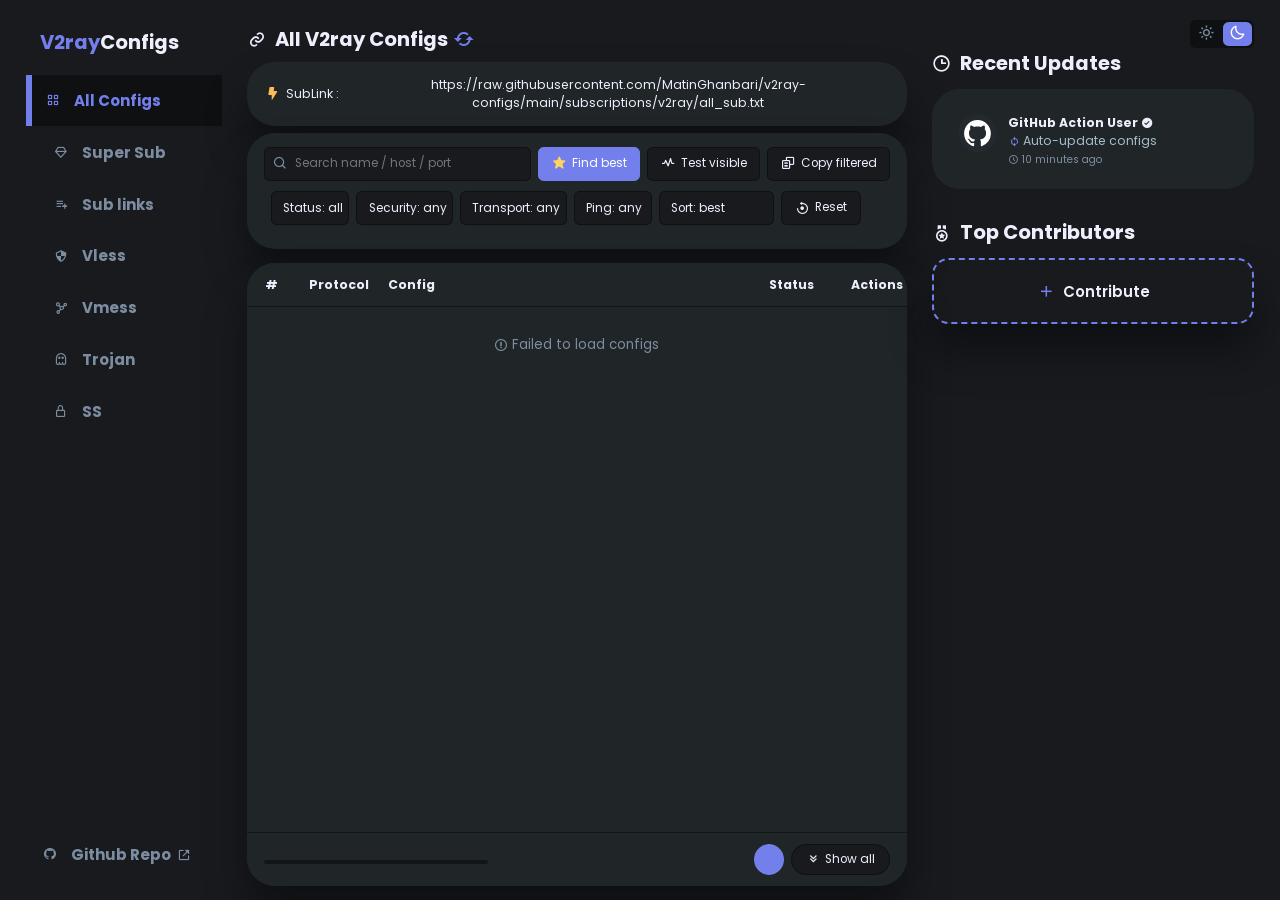
<file: public/index.html>
<!DOCTYPE html>
<html lang="en">
  <head>
    <meta charset="UTF-8" />
    <title>Free V2ray Configurations</title>
    <meta name="viewport" content="width=device-width, initial-scale=1.0" />
    <link rel="manifest" href="manifest.json" />
    <meta
      name="keywords"
      content="vpn, v2ray, v2rayN, vmess, vless, developer, trojan, ss, ssr, hiddify"
    />
    <meta
      name="description"
      content="Community-maintained repository offering free v2ray configs to help you browse securely and privately"
    />
    <meta property="og:title" content="v2rayNG Config" />
    <meta property="og:type" content="website" />
    <meta
      property="og:description"
      content="Community-maintained repository offering free v2ray configs to help you browse securely and privately"
    />
    <link
      rel="stylesheet"
      href="https://cdnjs.cloudflare.com/ajax/libs/font-awesome/4.7.0/css/font-awesome.min.css"
    />
    <link rel="icon" type="image/x-icon" href="favicon.ico" />
    <link rel="stylesheet" href="assets/css/style.css" />
    <link
      href="https://unpkg.com/boxicons@2.1.4/css/boxicons.min.css"
      rel="stylesheet"
    />
    <script>
      (function () {
        try {
          if (localStorage.getItem("theme") === "light") return;
        } catch (e) {}
        document.documentElement.classList.add("dark-theme-variables");
      })();
    </script>
  </head>

  <body>
    <div id="scroll-to-bottom" class="scroll-to-bottom bx-tada">
      <i class="bx bxs-chevron-down" style="font-size: x-large"></i>
    </div>

    <div id="container" class="container">
      <!-----------ASIDE------------->
      <aside>
        <div class="top">
          <div class="logo">
            <h2><span class="typo-logo">V2ray</span>Configs</h2>
          </div>
          <div class="close" id="close-btn">
            <i class="bx bx-x"></i>
          </div>
        </div>

        <!----------SIDEBAR---------->
        <div class="sidebar">
          <a
            style="position: fixed; bottom: 20px; left: 15px"
            href="https://github.com/MatinGhanbari/v2ray-configs"
            target="_blank"
          >
            <i class="bx bxl-github"></i>
            <h3>Github Repo&nbsp;&nbsp;<i class="bx bx-link-external"></i></h3>
          </a>

          <br />

          <a href="#" class="active">
            <i class="bx bx-grid-alt"></i>
            <h3>All Configs</h3>
          </a>

          <a href="pages/supersub.html">
            <i class="bx bx-diamond"></i>
            <h3>Super Sub</h3>
          </a>

          <a href="pages/subs.html">
            <i class="bx bx-list-plus"></i>
            <h3>Sub links</h3>
          </a>

          <a href="pages/vless.html">
            <i class="bx bx-shield-quarter"></i>
            <h3>Vless</h3>
          </a>

          <a href="pages/vmess.html">
            <i class="bx bx-network-chart"></i>
            <h3>Vmess</h3>
          </a>

          <a href="pages/trojan.html">
            <i class="bx bx-ghost"></i>
            <h3>Trojan</h3>
          </a>

          <a href="pages/ss.html">
            <i class="bx bx-lock-alt"></i>
            <h3>SS</h3>
          </a>
        </div>
      </aside>
      <!---------END OF ASIDE--------->

      <!------------MIDDLE ------------>
      <main>
        <!----------TOP -------->
        <h2>
          <i class="bx bx-link bx-flashing"></i>&nbsp;&nbsp;All V2ray Configs
          <span class="total-count"></span>
          <span
            style="display: inline; font-style: normal; font-size: larger"
            class="primary"
            id="refresh-list"
            ><i id="refresh-i" class="bx bx-refresh"></i
          ></span>
        </h2>

        <!---------INSIGHTS------->
        <div class="recent-order">
          <div class="sub"></div>
        </div>

        <!-------------ORDERS------------>
        <div class="recent-order">
          <table>
            <!-------TABLE HEADING------->
            <thead>
              <tr>
                <!--------TABLE HEAD ROW---->
                <th>#</th>
                <th>Protocol</th>
                <th>Config</th>
                <th>Status</th>
                <th>Actions</th>
              </tr>
            </thead>
            <!-------TABLE BODY------->
            <tbody></tbody>
          </table>
          <span
            ><div id="show_all" class="show-all" style="display: none"></div
          ></span>
        </div>
      </main>
      <!-------------END OF MIDDLE --------->

      <!---------RIGHT--------->
      <div class="right">
        <!--------TOP-->
        <div class="top">
          <div class="theme-toggle" id="theme-toggle" title="Toggle light / dark theme" role="button" tabindex="0" aria-label="Toggle theme">
            <i class="bx bx-sun"></i>
            <i class="bx bx-moon active"></i>
          </div>
          <!---MENU ICON-->
          <button id="menu-btn">
            <i class="bx bx-menu"></i>
          </button>
        </div>
        <!-------END OF TOP------>

        <!---------RECENT UPDATES------>
        <div class="recent-updates">
          <h2><i class="bx bx-time bx-tada"></i>&nbsp;&nbsp;Recent Updates</h2>

          <!------UPDATE BOX----->
          <div class="updates" style="padding-bottom: 0.5rem">
            <div class="update">
              <div class="profile-photo">
                <img
                  src="assets/images/github.svg"
                  alt="GitHub Action User"
                  width="45"
                  height="45"
                  decoding="async"
                />
              </div>
              <div class="message">
                <p>
                  <b
                    >GitHub Action User&nbsp;<i
                      class="bx bxs-check-circle"
                    ></i></b
                  ><br />
                  <i class="bx bx-sync"></i> Auto-update configs
                </p>
                <small class="text-muted"
                  ><i class="bx bx-time-five"></i>&nbsp;10 minutes ago</small
                >
              </div>
            </div>
          </div>
        </div>

        <!---------SALES ANAYTICS --------->
        <div class="sales-analytics">
          <h2>
            <i class="bx bx-medal bx-tada"></i>&nbsp;&nbsp;Top Contributors
          </h2>

          <!-----ONLINE CUSTOMERS----->
          <div id="contributors"></div>

          <!----------ADD PRODUCTS------->
          <a
            href="https://github.com/MatinGhanbari/v2ray-configs"
            target="_blank"
          >
            <div class="item add-product">
              <div>
                <i class="bx bx-plus"></i>
                <h3>Contribute</h3>
              </div>
            </div>
          </a>
        </div>
        <!------END OF SALES ANALYTICS------->
      </div>
      <!---------END OF RIGHT------->
    </div>
  </body>
  <script src="assets/js/utils/v2RayConfigTester.js"></script>
  <script src="assets/js/shared.js"></script>
  <script src="assets/js/main.js"></script>
</html>
</file>
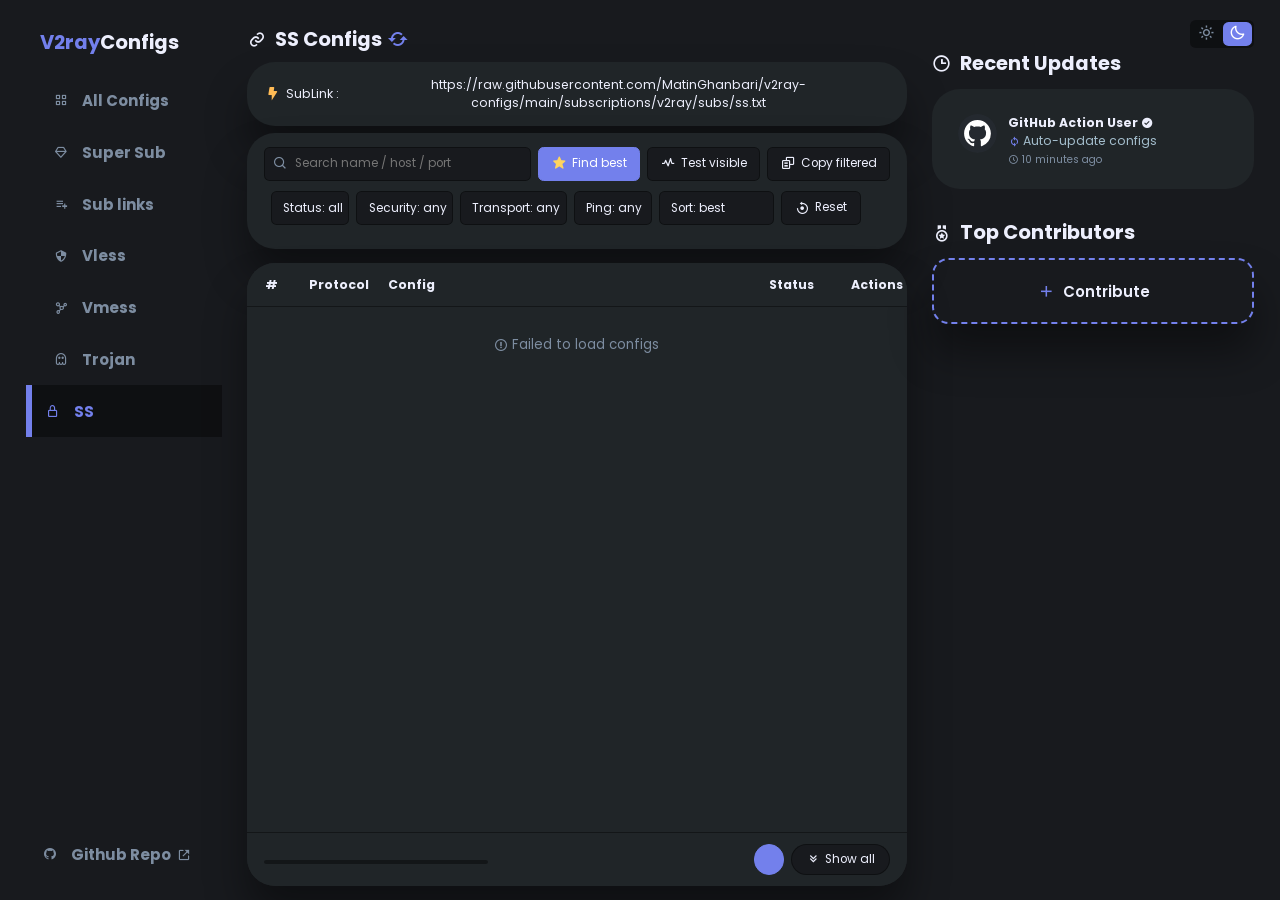
<file: public/pages/ss.html>
<!DOCTYPE html>
<html lang="en">
  <head>
    <meta charset="UTF-8" />
    <title>Free V2ray Configurations</title>
    <meta name="viewport" content="width=device-width, initial-scale=1.0" />
    <link rel="manifest" href="../manifest.json" />
    <meta
      name="keywords"
      content="vpn, v2ray, v2rayN, vmess, vless, developer, trojan, ss, ssr, hiddify"
    />
    <meta
      name="description"
      content="Community-maintained repository offering free v2ray configs to help you browse securely and privately"
    />
    <meta property="og:title" content="v2rayNG Config" />
    <meta property="og:type" content="website" />
    <meta
      property="og:description"
      content="Community-maintained repository offering free v2ray configs to help you browse securely and privately"
    />
    <link
      rel="stylesheet"
      href="https://cdnjs.cloudflare.com/ajax/libs/font-awesome/4.7.0/css/font-awesome.min.css"
    />
    <link rel="icon" type="image/x-icon" href="../favicon.ico" />
    <link rel="stylesheet" href="../assets/css/style.css" />
    <link
      href="https://unpkg.com/boxicons@2.1.4/css/boxicons.min.css"
      rel="stylesheet"
    />
    <script>
      (function () {
        try {
          if (localStorage.getItem("theme") === "light") return;
        } catch (e) {}
        document.documentElement.classList.add("dark-theme-variables");
      })();
    </script>
  </head>

  <body>
    <div id="scroll-to-bottom" class="scroll-to-bottom bx-tada">
      <i class="bx bxs-chevron-down" style="font-size: x-large"></i>
    </div>

    <div id="container" class="container">
      <!-----------ASIDE------------->
      <aside>
        <div class="top">
          <div class="logo">
            <h2><span class="typo-logo">V2ray</span>Configs</h2>
          </div>
          <div class="close" id="close-btn">
            <i class="bx bx-x"></i>
          </div>
        </div>

        <!----------SIDEBAR---------->
        <div class="sidebar">
          <a
            style="position: fixed; bottom: 20px; left: 15px"
            href="https://github.com/MatinGhanbari/v2ray-configs"
            target="_blank"
          >
            <i class="bx bxl-github"></i>
            <h3>Github Repo&nbsp;&nbsp;<i class="bx bx-link-external"></i></h3>
          </a>

          <br />

          <a href="../index.html">
            <i class="bx bx-grid-alt"></i>
            <h3>All Configs</h3>
          </a>

          <a href="supersub.html">
            <i class="bx bx-diamond"></i>
            <h3>Super Sub</h3>
          </a>

          <a href="subs.html">
            <i class="bx bx-list-plus"></i>
            <h3>Sub links</h3>
          </a>

          <a href="vless.html">
            <i class="bx bx-shield-quarter"></i>
            <h3>Vless</h3>
          </a>

          <a href="vmess.html">
            <i class="bx bx-network-chart"></i>
            <h3>Vmess</h3>
          </a>

          <a href="trojan.html">
            <i class="bx bx-ghost"></i>
            <h3>Trojan</h3>
          </a>

          <a href="#" class="active">
            <i class="bx bx-lock-alt"></i>
            <h3>SS</h3>
          </a>
        </div>
      </aside>
      <!---------END OF ASIDE--------->

      <!------------MIDDLE ------------>
      <main>
        <!----------TOP -------->
        <h2>
          <i class="bx bx-link bx-flashing"></i>&nbsp;&nbsp;SS Configs
          <span class="total-count"></span>
          <span
            style="display: inline; font-style: normal; font-size: larger"
            class="primary"
            id="refresh-list"
            ><i id="refresh-i" class="bx bx-refresh"></i
          ></span>
        </h2>

        <!---------INSIGHTS------->
        <div class="recent-order">
          <div class="sub"></div>
        </div>

        <!-------------ORDERS------------>
        <div class="recent-order">
          <table>
            <!-------TABLE HEADING------->
            <thead>
              <tr>
                <!--------TABLE HEAD ROW---->
                <th>#</th>
                <th>Protocol</th>
                <th>Config</th>
                <th>Status</th>
                <th>Actions</th>
              </tr>
            </thead>
            <!-------TABLE BODY------->
            <tbody></tbody>
          </table>
          <span
            ><div id="show_all" class="show-all" style="display: none"></div
          ></span>
        </div>
      </main>
      <!-------------END OF MIDDLE --------->

      <!---------RIGHT--------->
      <div class="right">
        <!--------TOP-->
        <div class="top">
          <div class="theme-toggle" id="theme-toggle" title="Toggle light / dark theme" role="button" tabindex="0" aria-label="Toggle theme">
            <i class="bx bx-sun"></i>
            <i class="bx bx-moon active"></i>
          </div>
          <!---MENU ICON-->
          <button id="menu-btn">
            <i class="bx bx-menu"></i>
          </button>
        </div>
        <!-------END OF TOP------>

        <!---------RECENT UPDATES------>
        <div class="recent-updates">
          <h2><i class="bx bx-time bx-tada"></i>&nbsp;&nbsp;Recent Updates</h2>

          <!------UPDATE BOX----->
          <div class="updates" style="padding-bottom: 0.5rem">
            <div class="update">
              <div class="profile-photo">
                <img
                  src="../assets/images/github.svg"
                  alt="GitHub Action User"
                  width="45"
                  height="45"
                  decoding="async"
                />
              </div>
              <div class="message">
                <p>
                  <b
                    >GitHub Action User&nbsp;<i
                      class="bx bxs-check-circle"
                    ></i></b
                  ><br />
                  <i class="bx bx-sync"></i> Auto-update configs
                </p>
                <small class="text-muted"
                  ><i class="bx bx-time-five"></i>&nbsp;10 minutes ago</small
                >
              </div>
            </div>
          </div>
        </div>
        <!-------END OF RECENT UPDATES---->

        <!---------SALES ANAYTICS --------->
        <div class="sales-analytics">
          <h2>
            <i class="bx bx-medal bx-tada"></i>&nbsp;&nbsp;Top Contributors
          </h2>

          <!-----ONLINE CUSTOMERS----->
          <div id="contributors"></div>

          <!----------ADD PRODUCTS------->
          <a
            href="https://github.com/MatinGhanbari/v2ray-configs"
            target="_blank"
          >
            <div class="item add-product">
              <div>
                <i class="bx bx-plus"></i>
                <h3>Contribute</h3>
              </div>
            </div>
          </a>
        </div>
        <!------END OF SALES ANALYTICS------->
      </div>
      <!---------END OF RIGHT------->
    </div>
  </body>
  <script src="../assets/js/utils/v2RayConfigTester.js"></script>
  <script src="../assets/js/shared.js"></script>
  <script src="../assets/js/pages/ss.js"></script>
</html>
</file>
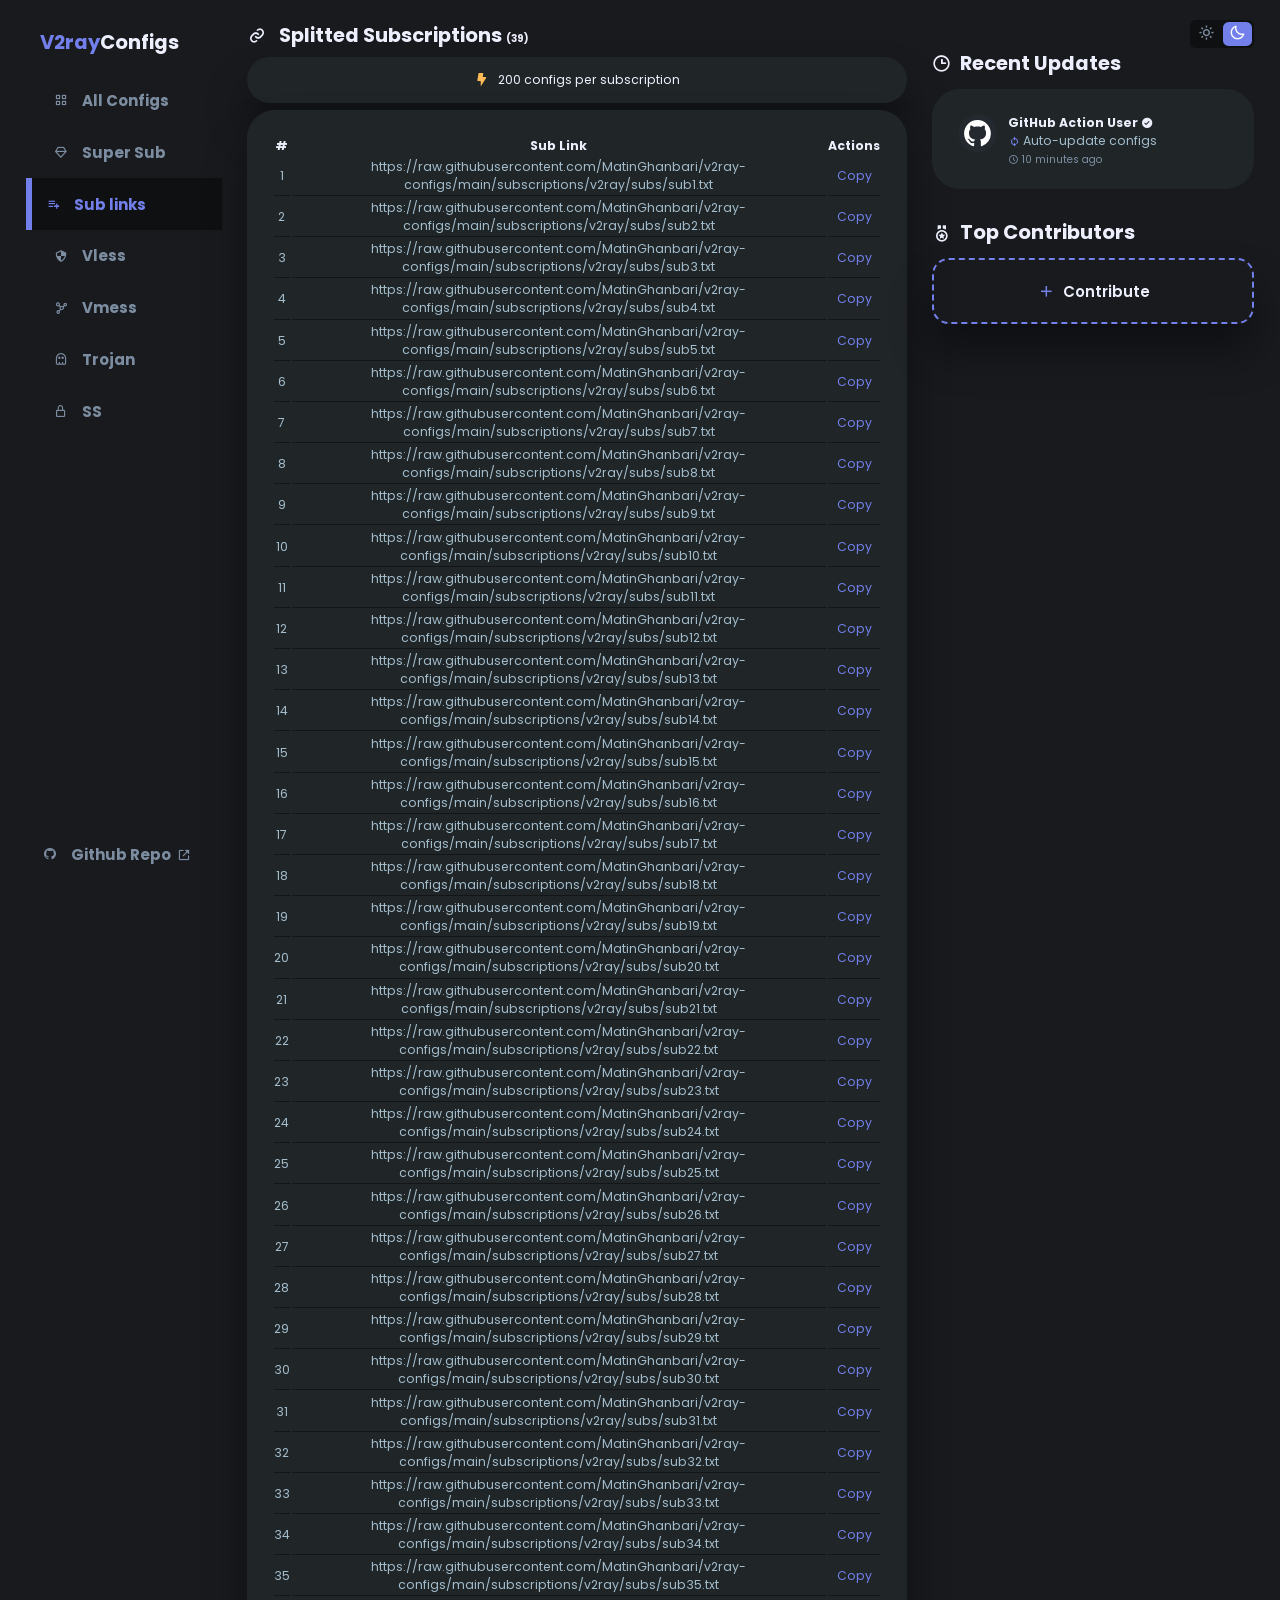
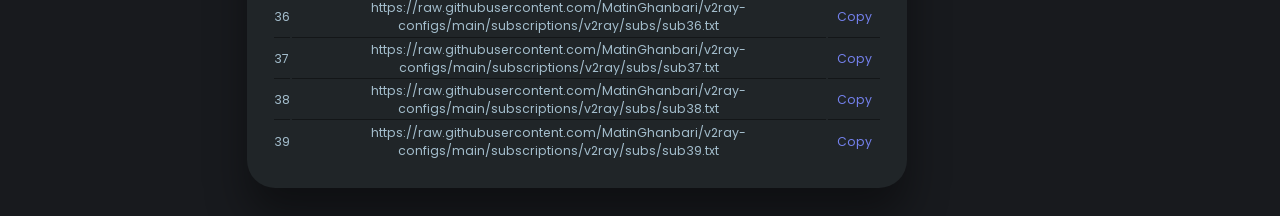
<file: public/pages/subs.html>
<!DOCTYPE html>
<html lang="en">
  <head>
    <meta charset="UTF-8" />
    <title>Free V2ray Configurations</title>
    <meta name="viewport" content="width=device-width, initial-scale=1.0" />
    <link rel="manifest" href="../manifest.json" />
    <meta
      name="keywords"
      content="vpn, v2ray, v2rayN, vmess, vless, developer, trojan, ss, ssr, hiddify"
    />
    <meta
      name="description"
      content="Community-maintained repository offering free v2ray configs to help you browse securely and privately"
    />
    <meta property="og:title" content="v2rayNG Config" />
    <meta property="og:type" content="website" />
    <meta
      property="og:description"
      content="Community-maintained repository offering free v2ray configs to help you browse securely and privately"
    />
    <link
      rel="stylesheet"
      href="https://cdnjs.cloudflare.com/ajax/libs/font-awesome/4.7.0/css/font-awesome.min.css"
    />
    <link rel="icon" type="image/x-icon" href="../favicon.ico" />
    <link rel="stylesheet" href="../assets/css/style.css" />
    <link
      href="https://unpkg.com/boxicons@2.1.4/css/boxicons.min.css"
      rel="stylesheet"
    />
    <script>
      (function () {
        try {
          if (localStorage.getItem("theme") === "light") return;
        } catch (e) {}
        document.documentElement.classList.add("dark-theme-variables");
      })();
    </script>
  </head>

  <body>
    <div id="scroll-to-bottom" class="scroll-to-bottom bx-tada">
      <i class="bx bxs-chevron-down" style="font-size: x-large"></i>
    </div>

    <div id="container" class="container">
      <!-----------ASIDE------------->
      <aside>
        <div class="top">
          <div class="logo">
            <h2><span class="typo-logo">V2ray</span>Configs</h2>
          </div>
          <div class="close" id="close-btn">
            <i class="bx bx-x"></i>
          </div>
        </div>

        <!----------SIDEBAR---------->
        <div class="sidebar">
          <a
            style="position: fixed; bottom: 20px; left: 15px"
            href="https://github.com/MatinGhanbari/v2ray-configs"
            target="_blank"
          >
            <i class="bx bxl-github"></i>
            <h3>Github Repo&nbsp;&nbsp;<i class="bx bx-link-external"></i></h3>
          </a>

          <br />

          <a href="../index.html">
            <i class="bx bx-grid-alt"></i>
            <h3>All Configs</h3>
          </a>

          <a href="supersub.html">
            <i class="bx bx-diamond"></i>
            <h3>Super Sub</h3>
          </a>

          <a href="#" class="active">
            <i class="bx bx-list-plus"></i>
            <h3>Sub links</h3>
          </a>

          <a href="vless.html">
            <i class="bx bx-shield-quarter"></i>
            <h3>Vless</h3>
          </a>

          <a href="vmess.html">
            <i class="bx bx-network-chart"></i>
            <h3>Vmess</h3>
          </a>

          <a href="trojan.html">
            <i class="bx bx-ghost"></i>
            <h3>Trojan</h3>
          </a>

          <a href="ss.html">
            <i class="bx bx-lock-alt"></i>
            <h3>SS</h3>
          </a>
        </div>
      </aside>
      <!---------END OF ASIDE--------->

      <!------------MIDDLE ------------>
      <main>
        <!----------TOP -------->
        <h2>
          <i class="bx bx-link bx-flashing"></i>&nbsp;&nbsp; Splitted
          Subscriptions
          <span class="total-count"></span>
        </h2>

        <!---------INSIGHTS------->
        <div class="recent-order">
          <div class="sub">
            <div><i class="bx bxs-bolt warning"></i> 200 configs per subscription</div>
          </div>
        </div>

        <!-------------ORDERS------------>
        <div class="recent-order">
          <table>
            <!-------TABLE HEADING------->
            <thead>
              <tr>
                <!--------TABLE HEAD ROW---->
                <th>#</th>
                <!-- <th>Protocol</th> -->
                <th>Sub Link</th>
                <th>Actions</th>
              </tr>
            </thead>
            <!-------TABLE BODY------->
            <tbody></tbody>
          </table>
        </div>
      </main>
      <!-------------END OF MIDDLE --------->

      <!---------RIGHT--------->
      <div class="right">
        <!--------TOP-->
        <div class="top">
          <div class="theme-toggle" id="theme-toggle" title="Toggle light / dark theme" role="button" tabindex="0" aria-label="Toggle theme">
            <i class="bx bx-sun"></i>
            <i class="bx bx-moon active"></i>
          </div>
          <!---MENU ICON-->
          <button id="menu-btn">
            <i class="bx bx-menu"></i>
          </button>
        </div>
        <!-------END OF TOP------>

        <!---------RECENT UPDATES------>
        <div class="recent-updates">
          <h2><i class="bx bx-time bx-tada"></i>&nbsp;&nbsp;Recent Updates</h2>

          <!------UPDATE BOX----->
          <div class="updates" style="padding-bottom: 0.5rem">
            <div class="update">
              <div class="profile-photo">
                <img
                  src="../assets/images/github.svg"
                  alt="GitHub Action User"
                  width="45"
                  height="45"
                  decoding="async"
                />
              </div>
              <div class="message">
                <p>
                  <b
                    >GitHub Action User&nbsp;<i
                      class="bx bxs-check-circle"
                    ></i></b
                  ><br />
                  <i class="bx bx-sync"></i> Auto-update configs
                </p>
                <small class="text-muted"
                  ><i class="bx bx-time-five"></i>&nbsp;10 minutes ago</small
                >
              </div>
            </div>
          </div>
        </div>
        <!-------END OF RECENT UPDATES---->

        <!---------SALES ANAYTICS --------->
        <div class="sales-analytics">
          <h2>
            <i class="bx bx-medal bx-tada"></i>&nbsp;&nbsp;Top Contributors
          </h2>

          <!-----ONLINE CUSTOMERS----->
          <div id="contributors"></div>

          <!----------ADD PRODUCTS------->
          <a
            href="https://github.com/MatinGhanbari/v2ray-configs"
            target="_blank"
          >
            <div class="item add-product">
              <div>
                <i class="bx bx-plus"></i>
                <h3>Contribute</h3>
              </div>
            </div>
          </a>
        </div>
        <!------END OF SALES ANALYTICS------->
      </div>
      <!---------END OF RIGHT------->
    </div>
  </body>
  <script src="../assets/js/utils/v2RayConfigTester.js"></script>
  <script src="../assets/js/shared.js"></script>
  <script src="../assets/js/pages/subs.js"></script>
</html>
</file>
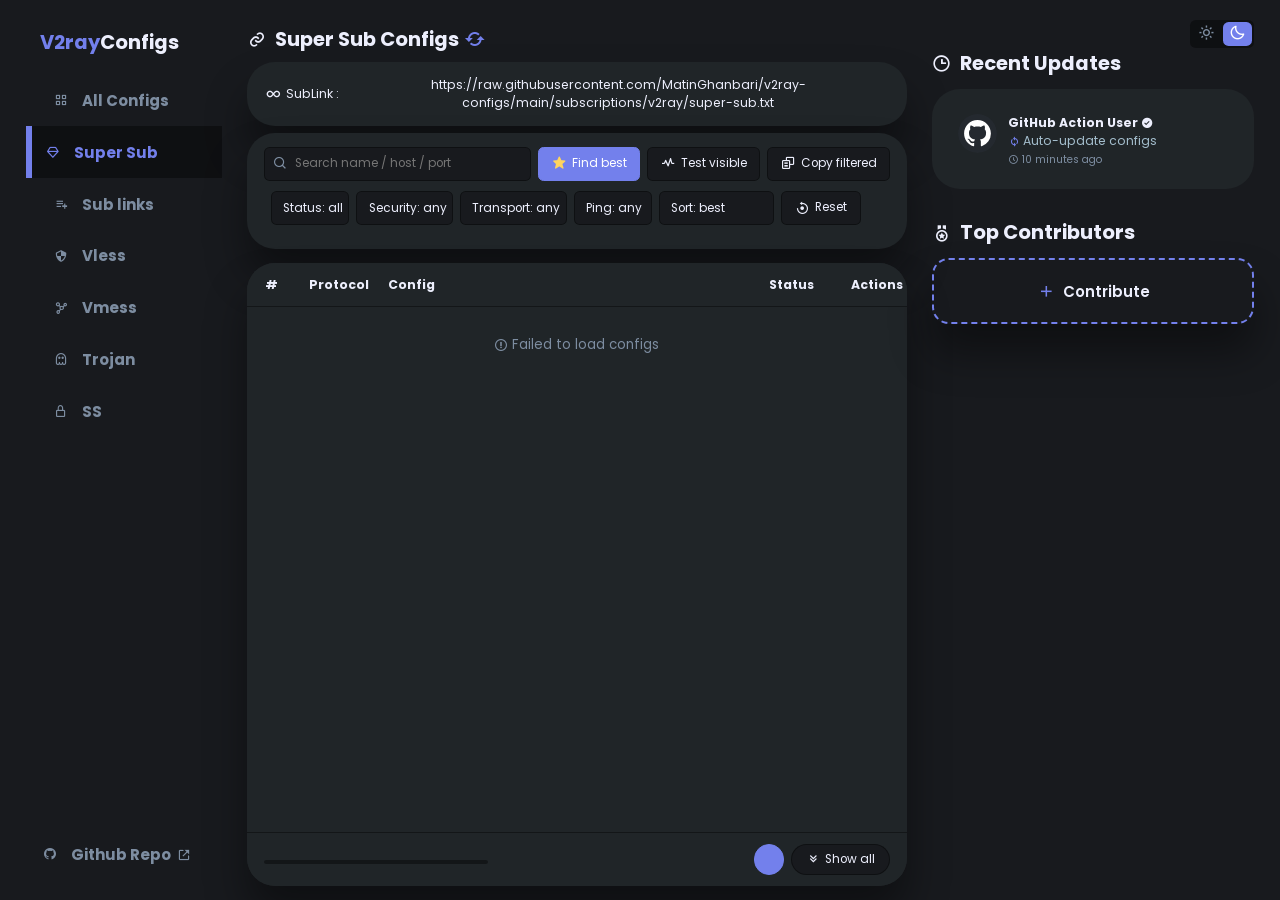
<file: public/pages/supersub.html>
<!DOCTYPE html>
<html lang="en">
  <head>
    <meta charset="UTF-8" />
    <title>Free V2ray Configurations</title>
    <meta name="viewport" content="width=device-width, initial-scale=1.0" />
    <link rel="manifest" href="../manifest.json" />
    <meta
      name="keywords"
      content="vpn, v2ray, v2rayN, vmess, vless, developer, trojan, ss, ssr, hiddify"
    />
    <meta
      name="description"
      content="Community-maintained repository offering free v2ray configs to help you browse securely and privately"
    />
    <meta property="og:title" content="v2rayNG Config" />
    <meta property="og:type" content="website" />
    <meta
      property="og:description"
      content="Community-maintained repository offering free v2ray configs to help you browse securely and privately"
    />
    <link
      rel="stylesheet"
      href="https://cdnjs.cloudflare.com/ajax/libs/font-awesome/4.7.0/css/font-awesome.min.css"
    />
    <link rel="icon" type="image/x-icon" href="../favicon.ico" />
    <link rel="stylesheet" href="../assets/css/style.css" />
    <link
      href="https://unpkg.com/boxicons@2.1.4/css/boxicons.min.css"
      rel="stylesheet"
    />
    <script>
      (function () {
        try {
          if (localStorage.getItem("theme") === "light") return;
        } catch (e) {}
        document.documentElement.classList.add("dark-theme-variables");
      })();
    </script>
  </head>

  <body>
    <div id="scroll-to-bottom" class="scroll-to-bottom bx-tada">
      <i class="bx bxs-chevron-down" style="font-size: x-large"></i>
    </div>

    <div id="container" class="container">
      <!-----------ASIDE------------->
      <aside>
        <div class="top">
          <div class="logo">
            <h2><span class="typo-logo">V2ray</span>Configs</h2>
          </div>
          <div class="close" id="close-btn">
            <i class="bx bx-x"></i>
          </div>
        </div>

        <!----------SIDEBAR---------->
        <div class="sidebar">
          <a
            style="position: fixed; bottom: 20px; left: 15px"
            href="https://github.com/MatinGhanbari/v2ray-configs"
            target="_blank"
          >
            <i class="bx bxl-github"></i>
            <h3>Github Repo&nbsp;&nbsp;<i class="bx bx-link-external"></i></h3>
          </a>

          <br />

          <a href="../index.html">
            <i class="bx bx-grid-alt"></i>
            <h3>All Configs</h3>
          </a>

          <a href="#" class="active">
            <i class="bx bx-diamond"></i>
            <h3>Super Sub</h3>
          </a>

          <a href="subs.html">
            <i class="bx bx-list-plus"></i>
            <h3>Sub links</h3>
          </a>

          <a href="vless.html">
            <i class="bx bx-shield-quarter"></i>
            <h3>Vless</h3>
          </a>

          <a href="vmess.html">
            <i class="bx bx-network-chart"></i>
            <h3>Vmess</h3>
          </a>

          <a href="trojan.html">
            <i class="bx bx-ghost"></i>
            <h3>Trojan</h3>
          </a>

          <a href="ss.html">
            <i class="bx bx-lock-alt"></i>
            <h3>SS</h3>
          </a>
        </div>
      </aside>
      <!---------END OF ASIDE--------->

      <!------------MIDDLE ------------>
      <main>
        <!----------TOP -------->
        <h2>
          <i class="bx bx-link bx-flashing"></i>&nbsp;&nbsp;Super Sub Configs
          <span class="total-count"></span>
          <span
            style="display: inline; font-style: normal; font-size: larger"
            class="primary"
            id="refresh-list"
            ><i id="refresh-i" class="bx bx-refresh"></i
          ></span>
        </h2>

        <!---------INSIGHTS------->
        <div class="recent-order">
          <div class="sub"></div>
        </div>

        <!-------------ORDERS------------>
        <div class="recent-order">
          <table>
            <!-------TABLE HEADING------->
            <thead>
              <tr>
                <!--------TABLE HEAD ROW---->
                <th>#</th>
                <th>Protocol</th>
                <th>Config</th>
                <th>Status</th>
                <th>Actions</th>
              </tr>
            </thead>
            <!-------TABLE BODY------->
            <tbody></tbody>
          </table>
          <span
            ><div id="show_all" class="show-all" style="display: none"></div
          ></span>
        </div>
      </main>
      <!-------------END OF MIDDLE --------->

      <!---------RIGHT--------->
      <div class="right">
        <!--------TOP-->
        <div class="top">
          <div class="theme-toggle" id="theme-toggle" title="Toggle light / dark theme" role="button" tabindex="0" aria-label="Toggle theme">
            <i class="bx bx-sun"></i>
            <i class="bx bx-moon active"></i>
          </div>
          <!---MENU ICON-->
          <button id="menu-btn">
            <i class="bx bx-menu"></i>
          </button>
        </div>
        <!-------END OF TOP------>

        <!---------RECENT UPDATES------>
        <div class="recent-updates">
          <h2><i class="bx bx-time bx-tada"></i>&nbsp;&nbsp;Recent Updates</h2>

          <!------UPDATE BOX----->
          <div class="updates" style="padding-bottom: 0.5rem">
            <div class="update">
              <div class="profile-photo">
                <img
                  src="../assets/images/github.svg"
                  alt="GitHub Action User"
                  width="45"
                  height="45"
                  decoding="async"
                />
              </div>
              <div class="message">
                <p>
                  <b
                    >GitHub Action User&nbsp;<i
                      class="bx bxs-check-circle"
                    ></i></b
                  ><br />
                  <i class="bx bx-sync"></i> Auto-update configs
                </p>
                <small class="text-muted"
                  ><i class="bx bx-time-five"></i>&nbsp;10 minutes ago</small
                >
              </div>
            </div>
          </div>
        </div>
        <!-------END OF RECENT UPDATES---->

        <!---------SALES ANAYTICS --------->
        <div class="sales-analytics">
          <h2>
            <i class="bx bx-medal bx-tada"></i>&nbsp;&nbsp;Top Contributors
          </h2>

          <!-----ONLINE CUSTOMERS----->
          <div id="contributors"></div>

          <!----------ADD PRODUCTS------->
          <a
            href="https://github.com/MatinGhanbari/v2ray-configs"
            target="_blank"
          >
            <div class="item add-product">
              <div>
                <i class="bx bx-plus"></i>
                <h3>Contribute</h3>
              </div>
            </div>
          </a>
        </div>
        <!------END OF SALES ANALYTICS------->
      </div>
      <!---------END OF RIGHT------->
    </div>
  </body>
  <script src="../assets/js/utils/v2RayConfigTester.js"></script>
  <script src="../assets/js/shared.js"></script>
  <script src="../assets/js/pages/supersub.js"></script>
</html>
</file>
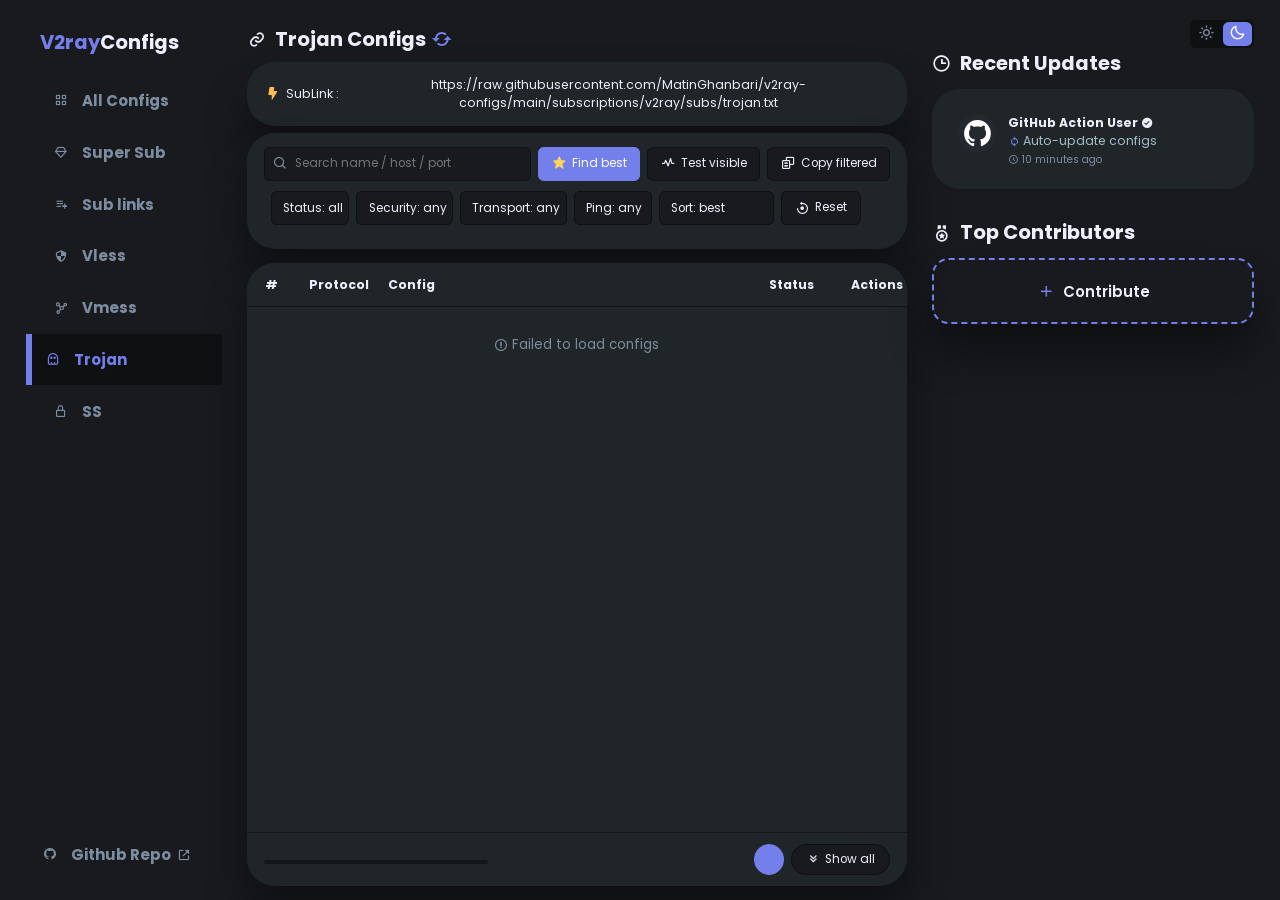
<file: public/pages/trojan.html>
<!DOCTYPE html>
<html lang="en">
  <head>
    <meta charset="UTF-8" />
    <title>Free V2ray Configurations</title>
    <meta name="viewport" content="width=device-width, initial-scale=1.0" />
    <link rel="manifest" href="../manifest.json" />
    <meta
      name="keywords"
      content="vpn, v2ray, v2rayN, vmess, vless, developer, trojan, ss, ssr, hiddify"
    />
    <meta
      name="description"
      content="Community-maintained repository offering free v2ray configs to help you browse securely and privately"
    />
    <meta property="og:title" content="v2rayNG Config" />
    <meta property="og:type" content="website" />
    <meta
      property="og:description"
      content="Community-maintained repository offering free v2ray configs to help you browse securely and privately"
    />
    <link
      rel="stylesheet"
      href="https://cdnjs.cloudflare.com/ajax/libs/font-awesome/4.7.0/css/font-awesome.min.css"
    />
    <link rel="icon" type="image/x-icon" href="../favicon.ico" />
    <link rel="stylesheet" href="../assets/css/style.css" />
    <link
      href="https://unpkg.com/boxicons@2.1.4/css/boxicons.min.css"
      rel="stylesheet"
    />
    <script>
      (function () {
        try {
          if (localStorage.getItem("theme") === "light") return;
        } catch (e) {}
        document.documentElement.classList.add("dark-theme-variables");
      })();
    </script>
  </head>

  <body>
    <div id="scroll-to-bottom" class="scroll-to-bottom bx-tada">
      <i class="bx bxs-chevron-down" style="font-size: x-large"></i>
    </div>

    <div id="container" class="container">
      <!-----------ASIDE------------->
      <aside>
        <div class="top">
          <div class="logo">
            <h2><span class="typo-logo">V2ray</span>Configs</h2>
          </div>
          <div class="close" id="close-btn">
            <i class="bx bx-x"></i>
          </div>
        </div>

        <!----------SIDEBAR---------->
        <div class="sidebar">
          <a
            style="position: fixed; bottom: 20px; left: 15px"
            href="https://github.com/MatinGhanbari/v2ray-configs"
            target="_blank"
          >
            <i class="bx bxl-github"></i>
            <h3>Github Repo&nbsp;&nbsp;<i class="bx bx-link-external"></i></h3>
          </a>

          <br />

          <a href="../index.html">
            <i class="bx bx-grid-alt"></i>
            <h3>All Configs</h3>
          </a>

          <a href="supersub.html">
            <i class="bx bx-diamond"></i>
            <h3>Super Sub</h3>
          </a>

          <a href="subs.html">
            <i class="bx bx-list-plus"></i>
            <h3>Sub links</h3>
          </a>

          <a href="vless.html">
            <i class="bx bx-shield-quarter"></i>
            <h3>Vless</h3>
          </a>

          <a href="vmess.html">
            <i class="bx bx-network-chart"></i>
            <h3>Vmess</h3>
          </a>

          <a href="#" class="active">
            <i class="bx bx-ghost"></i>
            <h3>Trojan</h3>
          </a>

          <a href="ss.html">
            <i class="bx bx-lock-alt"></i>
            <h3>SS</h3>
          </a>
        </div>
      </aside>
      <!---------END OF ASIDE--------->

      <!------------MIDDLE ------------>
      <main>
        <!----------TOP -------->
        <h2>
          <i class="bx bx-link bx-flashing"></i>&nbsp;&nbsp;Trojan Configs
          <span class="total-count"></span>
          <span
            style="display: inline; font-style: normal; font-size: larger"
            class="primary"
            id="refresh-list"
            ><i id="refresh-i" class="bx bx-refresh"></i
          ></span>
        </h2>

        <!---------INSIGHTS------->
        <div class="recent-order">
          <div class="sub"></div>
        </div>

        <!-------------ORDERS------------>
        <div class="recent-order">
          <table>
            <!-------TABLE HEADING------->
            <thead>
              <tr>
                <!--------TABLE HEAD ROW---->
                <th>#</th>
                <th>Protocol</th>
                <th>Config</th>
                <th>Status</th>
                <th>Actions</th>
              </tr>
            </thead>
            <!-------TABLE BODY------->
            <tbody></tbody>
          </table>
          <span
            ><div id="show_all" class="show-all" style="display: none"></div
          ></span>
        </div>
      </main>
      <!-------------END OF MIDDLE --------->

      <!---------RIGHT--------->
      <div class="right">
        <!--------TOP-->
        <div class="top">
          <div class="theme-toggle" id="theme-toggle" title="Toggle light / dark theme" role="button" tabindex="0" aria-label="Toggle theme">
            <i class="bx bx-sun"></i>
            <i class="bx bx-moon active"></i>
          </div>
          <!---MENU ICON-->
          <button id="menu-btn">
            <i class="bx bx-menu"></i>
          </button>
        </div>
        <!-------END OF TOP------>

        <!---------RECENT UPDATES------>
        <div class="recent-updates">
          <h2><i class="bx bx-time bx-tada"></i>&nbsp;&nbsp;Recent Updates</h2>

          <!------UPDATE BOX----->
          <div class="updates" style="padding-bottom: 0.5rem">
            <div class="update">
              <div class="profile-photo">
                <img
                  src="../assets/images/github.svg"
                  alt="GitHub Action User"
                  width="45"
                  height="45"
                  decoding="async"
                />
              </div>
              <div class="message">
                <p>
                  <b
                    >GitHub Action User&nbsp;<i
                      class="bx bxs-check-circle"
                    ></i></b
                  ><br />
                  <i class="bx bx-sync"></i> Auto-update configs
                </p>
                <small class="text-muted"
                  ><i class="bx bx-time-five"></i>&nbsp;10 minutes ago</small
                >
              </div>
            </div>
          </div>
        </div>
        <!-------END OF RECENT UPDATES---->

        <!---------SALES ANAYTICS --------->
        <div class="sales-analytics">
          <h2>
            <i class="bx bx-medal bx-tada"></i>&nbsp;&nbsp;Top Contributors
          </h2>

          <!-----ONLINE CUSTOMERS----->
          <div id="contributors"></div>

          <!----------ADD PRODUCTS------->
          <a
            href="https://github.com/MatinGhanbari/v2ray-configs"
            target="_blank"
          >
            <div class="item add-product">
              <div>
                <i class="bx bx-plus"></i>
                <h3>Contribute</h3>
              </div>
            </div>
          </a>
        </div>
        <!------END OF SALES ANALYTICS------->
      </div>
      <!---------END OF RIGHT------->
    </div>
  </body>
  <script src="../assets/js/utils/v2RayConfigTester.js"></script>
  <script src="../assets/js/shared.js"></script>
  <script src="../assets/js/pages/trojan.js"></script>
</html>
</file>
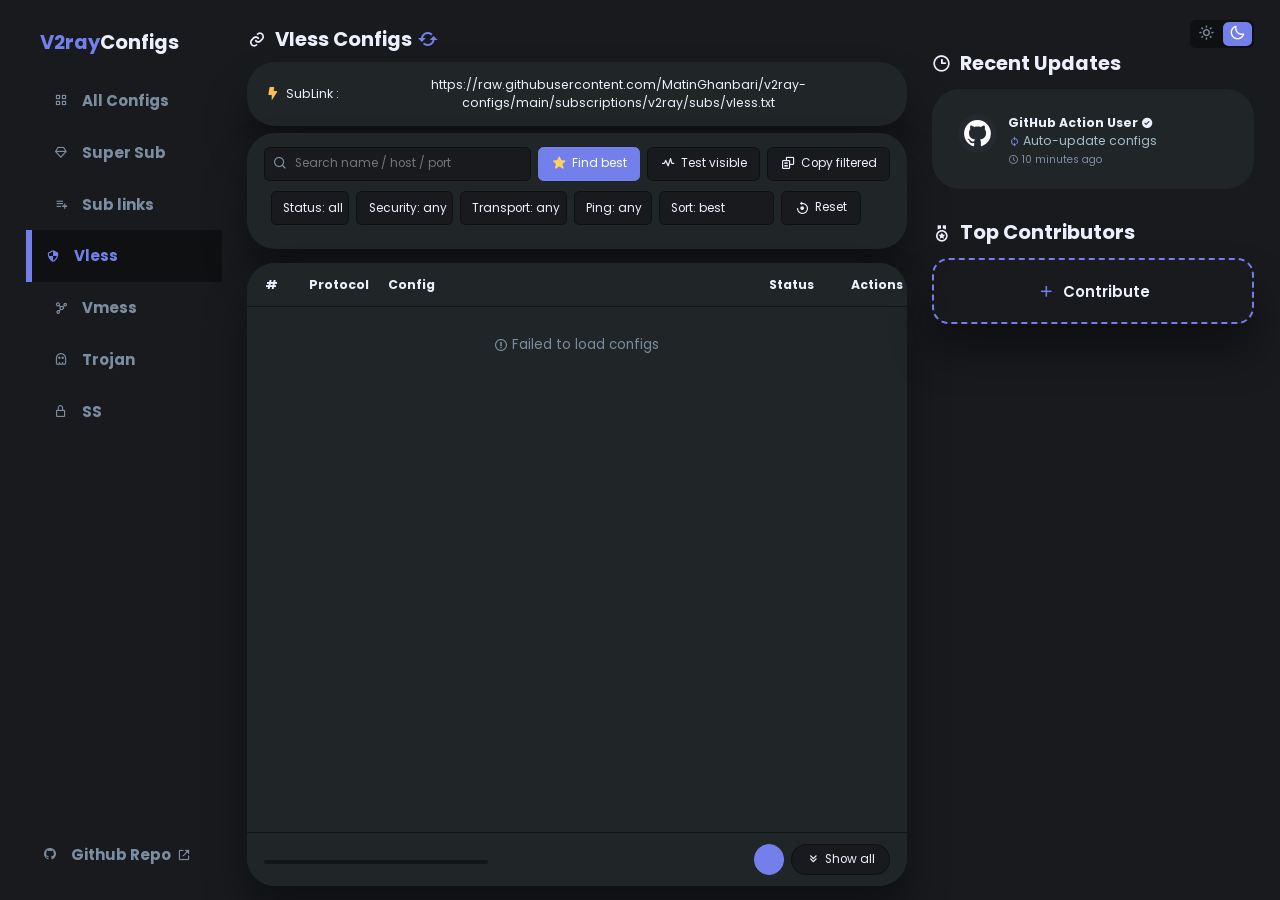
<file: public/pages/vless.html>
<!DOCTYPE html>
<html lang="en">
  <head>
    <meta charset="UTF-8" />
    <title>Free V2ray Configurations</title>
    <meta name="viewport" content="width=device-width, initial-scale=1.0" />
    <link rel="manifest" href="../manifest.json" />
    <meta
      name="keywords"
      content="vpn, v2ray, v2rayN, vmess, vless, developer, trojan, ss, ssr, hiddify"
    />
    <meta
      name="description"
      content="Community-maintained repository offering free v2ray configs to help you browse securely and privately"
    />
    <meta property="og:title" content="v2rayNG Config" />
    <meta property="og:type" content="website" />
    <meta
      property="og:description"
      content="Community-maintained repository offering free v2ray configs to help you browse securely and privately"
    />
    <link
      rel="stylesheet"
      href="https://cdnjs.cloudflare.com/ajax/libs/font-awesome/4.7.0/css/font-awesome.min.css"
    />
    <link rel="icon" type="image/x-icon" href="../favicon.ico" />
    <link rel="stylesheet" href="../assets/css/style.css" />
    <link
      href="https://unpkg.com/boxicons@2.1.4/css/boxicons.min.css"
      rel="stylesheet"
    />
    <script>
      (function () {
        try {
          if (localStorage.getItem("theme") === "light") return;
        } catch (e) {}
        document.documentElement.classList.add("dark-theme-variables");
      })();
    </script>
  </head>

  <body>
    <div id="scroll-to-bottom" class="scroll-to-bottom bx-tada">
      <i class="bx bxs-chevron-down" style="font-size: x-large"></i>
    </div>

    <div id="container" class="container">
      <!-----------ASIDE------------->
      <aside>
        <div class="top">
          <div class="logo">
            <h2><span class="typo-logo">V2ray</span>Configs</h2>
          </div>
          <div class="close" id="close-btn">
            <i class="bx bx-x"></i>
          </div>
        </div>

        <!----------SIDEBAR---------->
        <div class="sidebar">
          <a
            style="position: fixed; bottom: 20px; left: 15px"
            href="https://github.com/MatinGhanbari/v2ray-configs"
            target="_blank"
          >
            <i class="bx bxl-github"></i>
            <h3>Github Repo&nbsp;&nbsp;<i class="bx bx-link-external"></i></h3>
          </a>

          <br />

          <a href="../index.html">
            <i class="bx bx-grid-alt"></i>
            <h3>All Configs</h3>
          </a>

          <a href="supersub.html">
            <i class="bx bx-diamond"></i>
            <h3>Super Sub</h3>
          </a>

          <a href="subs.html">
            <i class="bx bx-list-plus"></i>
            <h3>Sub links</h3>
          </a>

          <a href="#" class="active">
            <i class="bx bx-shield-quarter"></i>
            <h3>Vless</h3>
          </a>

          <a href="vmess.html">
            <i class="bx bx-network-chart"></i>
            <h3>Vmess</h3>
          </a>

          <a href="trojan.html">
            <i class="bx bx-ghost"></i>
            <h3>Trojan</h3>
          </a>

          <a href="ss.html">
            <i class="bx bx-lock-alt"></i>
            <h3>SS</h3>
          </a>
        </div>
      </aside>
      <!---------END OF ASIDE--------->

      <!------------MIDDLE ------------>
      <main>
        <!----------TOP -------->
        <h2>
          <i class="bx bx-link bx-flashing"></i>&nbsp;&nbsp;Vless Configs
          <span class="total-count"></span>
          <span
            style="display: inline; font-style: normal; font-size: larger"
            class="primary"
            id="refresh-list"
            ><i id="refresh-i" class="bx bx-refresh"></i
          ></span>
        </h2>

        <!---------INSIGHTS------->
        <div class="recent-order">
          <div class="sub"></div>
        </div>

        <!-------------ORDERS------------>
        <div class="recent-order">
          <table>
            <!-------TABLE HEADING------->
            <thead>
              <tr>
                <!--------TABLE HEAD ROW---->
                <th>#</th>
                <th>Protocol</th>
                <th>Config</th>
                <th>Status</th>
                <th>Actions</th>
              </tr>
            </thead>
            <!-------TABLE BODY------->
            <tbody></tbody>
          </table>
          <span
            ><div id="show_all" class="show-all" style="display: none"></div
          ></span>
        </div>
      </main>
      <!-------------END OF MIDDLE --------->

      <!---------RIGHT--------->
      <div class="right">
        <!--------TOP-->
        <div class="top">
          <div class="theme-toggle" id="theme-toggle" title="Toggle light / dark theme" role="button" tabindex="0" aria-label="Toggle theme">
            <i class="bx bx-sun"></i>
            <i class="bx bx-moon active"></i>
          </div>
          <!---MENU ICON-->
          <button id="menu-btn">
            <i class="bx bx-menu"></i>
          </button>
        </div>
        <!-------END OF TOP------>

        <!---------RECENT UPDATES------>
        <div class="recent-updates">
          <h2><i class="bx bx-time bx-tada"></i>&nbsp;&nbsp;Recent Updates</h2>

          <!------UPDATE BOX----->
          <div class="updates" style="padding-bottom: 0.5rem">
            <div class="update">
              <div class="profile-photo">
                <img
                  src="../assets/images/github.svg"
                  alt="GitHub Action User"
                  width="45"
                  height="45"
                  decoding="async"
                />
              </div>
              <div class="message">
                <p>
                  <b
                    >GitHub Action User&nbsp;<i
                      class="bx bxs-check-circle"
                    ></i></b
                  ><br />
                  <i class="bx bx-sync"></i> Auto-update configs
                </p>
                <small class="text-muted"
                  ><i class="bx bx-time-five"></i>&nbsp;10 minutes ago</small
                >
              </div>
            </div>
          </div>
        </div>
        <!-------END OF RECENT UPDATES---->

        <!---------SALES ANAYTICS --------->
        <div class="sales-analytics">
          <h2>
            <i class="bx bx-medal bx-tada"></i>&nbsp;&nbsp;Top Contributors
          </h2>

          <!-----ONLINE CUSTOMERS----->
          <div id="contributors"></div>

          <!----------ADD PRODUCTS------->
          <a
            href="https://github.com/MatinGhanbari/v2ray-configs"
            target="_blank"
          >
            <div class="item add-product">
              <div>
                <i class="bx bx-plus"></i>
                <h3>Contribute</h3>
              </div>
            </div>
          </a>
        </div>
        <!------END OF SALES ANALYTICS------->
      </div>
      <!---------END OF RIGHT------->
    </div>
  </body>
  <script src="../assets/js/utils/v2RayConfigTester.js"></script>
  <script src="../assets/js/shared.js"></script>
  <script src="../assets/js/pages/vless.js"></script>
</html>
</file>
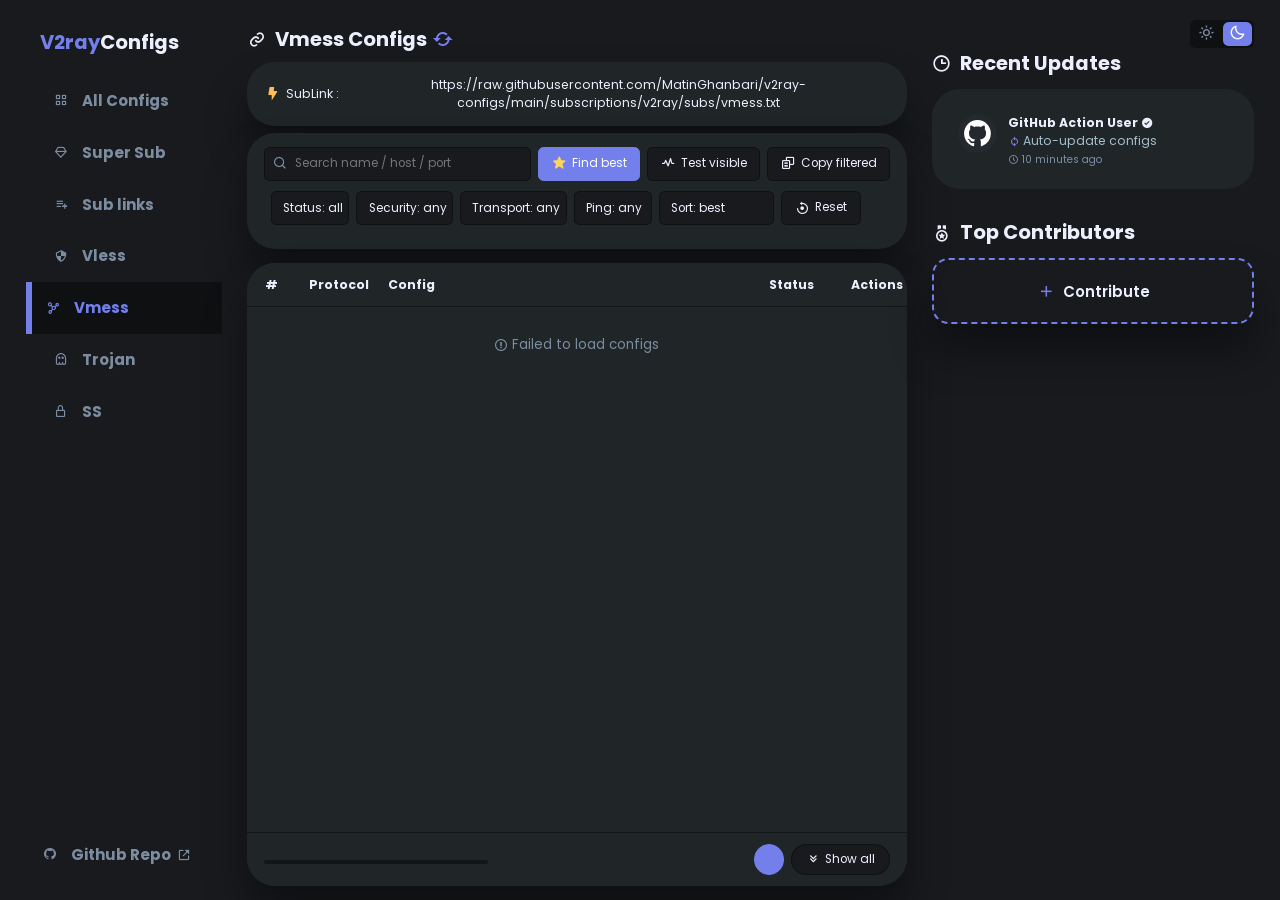
<file: public/pages/vmess.html>
<!DOCTYPE html>
<html lang="en">
  <head>
    <meta charset="UTF-8" />
    <title>Free V2ray Configurations</title>
    <meta name="viewport" content="width=device-width, initial-scale=1.0" />
    <link rel="manifest" href="../manifest.json" />
    <meta
      name="keywords"
      content="vpn, v2ray, v2rayN, vmess, vless, developer, trojan, ss, ssr, hiddify"
    />
    <meta
      name="description"
      content="Community-maintained repository offering free v2ray configs to help you browse securely and privately"
    />
    <meta property="og:title" content="v2rayNG Config" />
    <meta property="og:type" content="website" />
    <meta
      property="og:description"
      content="Community-maintained repository offering free v2ray configs to help you browse securely and privately"
    />
    <link
      rel="stylesheet"
      href="https://cdnjs.cloudflare.com/ajax/libs/font-awesome/4.7.0/css/font-awesome.min.css"
    />
    <link rel="icon" type="image/x-icon" href="../favicon.ico" />
    <link rel="stylesheet" href="../assets/css/style.css" />
    <link
      href="https://unpkg.com/boxicons@2.1.4/css/boxicons.min.css"
      rel="stylesheet"
    />
    <script>
      (function () {
        try {
          if (localStorage.getItem("theme") === "light") return;
        } catch (e) {}
        document.documentElement.classList.add("dark-theme-variables");
      })();
    </script>
  </head>

  <body>
    <div id="scroll-to-bottom" class="scroll-to-bottom bx-tada">
      <i class="bx bxs-chevron-down" style="font-size: x-large"></i>
    </div>

    <div id="container" class="container">
      <!-----------ASIDE------------->
      <aside>
        <div class="top">
          <div class="logo">
            <h2><span class="typo-logo">V2ray</span>Configs</h2>
          </div>
          <div class="close" id="close-btn">
            <i class="bx bx-x"></i>
          </div>
        </div>

        <!----------SIDEBAR---------->
        <div class="sidebar">
          <a
            style="position: fixed; bottom: 20px; left: 15px"
            href="https://github.com/MatinGhanbari/v2ray-configs"
            target="_blank"
          >
            <i class="bx bxl-github"></i>
            <h3>Github Repo&nbsp;&nbsp;<i class="bx bx-link-external"></i></h3>
          </a>

          <br />

          <a href="../index.html">
            <i class="bx bx-grid-alt"></i>
            <h3>All Configs</h3>
          </a>

          <a href="supersub.html">
            <i class="bx bx-diamond"></i>
            <h3>Super Sub</h3>
          </a>

          <a href="subs.html">
            <i class="bx bx-list-plus"></i>
            <h3>Sub links</h3>
          </a>

          <a href="vless.html">
            <i class="bx bx-shield-quarter"></i>
            <h3>Vless</h3>
          </a>

          <a href="#" class="active">
            <i class="bx bx-network-chart"></i>
            <h3>Vmess</h3>
          </a>

          <a href="trojan.html">
            <i class="bx bx-ghost"></i>
            <h3>Trojan</h3>
          </a>

          <a href="ss.html">
            <i class="bx bx-lock-alt"></i>
            <h3>SS</h3>
          </a>
        </div>
      </aside>
      <!---------END OF ASIDE--------->

      <!------------MIDDLE ------------>
      <main>
        <!----------TOP -------->
        <h2>
          <i class="bx bx-link bx-flashing"></i>&nbsp;&nbsp;Vmess Configs
          <span class="total-count"></span>
          <span
            style="display: inline; font-style: normal; font-size: larger"
            class="primary"
            id="refresh-list"
            ><i id="refresh-i" class="bx bx-refresh"></i
          ></span>
        </h2>

        <!---------INSIGHTS------->
        <div class="recent-order">
          <div class="sub"></div>
        </div>

        <!-------------ORDERS------------>
        <div class="recent-order">
          <table>
            <!-------TABLE HEADING------->
            <thead>
              <tr>
                <!--------TABLE HEAD ROW---->
                <th>#</th>
                <th>Protocol</th>
                <th>Config</th>
                <th>Status</th>
                <th>Actions</th>
              </tr>
            </thead>
            <!-------TABLE BODY------->
            <tbody></tbody>
          </table>
          <span
            ><div id="show_all" class="show-all" style="display: none"></div
          ></span>
        </div>
      </main>
      <!-------------END OF MIDDLE --------->

      <!---------RIGHT--------->
      <div class="right">
        <!--------TOP-->
        <div class="top">
          <div class="theme-toggle" id="theme-toggle" title="Toggle light / dark theme" role="button" tabindex="0" aria-label="Toggle theme">
            <i class="bx bx-sun"></i>
            <i class="bx bx-moon active"></i>
          </div>
          <!---MENU ICON-->
          <button id="menu-btn">
            <i class="bx bx-menu"></i>
          </button>
        </div>
        <!-------END OF TOP------>

        <!---------RECENT UPDATES------>
        <div class="recent-updates">
          <h2><i class="bx bx-time bx-tada"></i>&nbsp;&nbsp;Recent Updates</h2>

          <!------UPDATE BOX----->
          <div class="updates" style="padding-bottom: 0.5rem">
            <div class="update">
              <div class="profile-photo">
                <img
                  src="../assets/images/github.svg"
                  alt="GitHub Action User"
                  width="45"
                  height="45"
                  decoding="async"
                />
              </div>
              <div class="message">
                <p>
                  <b
                    >GitHub Action User&nbsp;<i
                      class="bx bxs-check-circle"
                    ></i></b
                  ><br />
                  <i class="bx bx-sync"></i> Auto-update configs
                </p>
                <small class="text-muted"
                  ><i class="bx bx-time-five"></i>&nbsp;10 minutes ago</small
                >
              </div>
            </div>
          </div>
        </div>
        <!-------END OF RECENT UPDATES---->

        <!---------SALES ANAYTICS --------->
        <div class="sales-analytics">
          <h2>
            <i class="bx bx-medal bx-tada"></i>&nbsp;&nbsp;Top Contributors
          </h2>

          <!-----ONLINE CUSTOMERS----->
          <div id="contributors"></div>

          <!----------ADD PRODUCTS------->
          <a
            href="https://github.com/MatinGhanbari/v2ray-configs"
            target="_blank"
          >
            <div class="item add-product">
              <div>
                <i class="bx bx-plus"></i>
                <h3>Contribute</h3>
              </div>
            </div>
          </a>
        </div>
        <!------END OF SALES ANALYTICS------->
      </div>
      <!---------END OF RIGHT------->
    </div>
  </body>
  <script src="../assets/js/utils/v2RayConfigTester.js"></script>
  <script src="../assets/js/shared.js"></script>
  <script src="../assets/js/pages/vmess.js"></script>
</html>
</file>
<file: public/assets/css/style.css>
/*--------GOOGLE FONT API------*/
@import url("https://fonts.googleapis.com/css2?family=Poppins:wght@300;400;500;600;700;800&display=swap");
/* ---------ROOT VARIABLES ----------*/
:root {
  color-scheme: light;
  --color-primary: #7380ec;
  --color-primary-hover: #a9b1ff;
  --color-danger: #ff7782;
  --color-success: #41f1b6;
  --color-warning: #ffbb55;
  --color-white: #fff;
  --color-info-dark: #7d8da1;
  --color-info-darker: #2b3137;
  --color-info-light: #dce1eb;
  --color-dark: #363949;
  --color-light: rgba(132, 139, 200, 0.18);
  --color-primary-variant: #111e88;
  --color-dark-variant: #677483;
  --color-background: #e0e0e2;

  --card-border-radius: 2rem;
  --border-radius-1: 0.4rem;
  --border-radius-2: 0.8rem;
  --border-radius-3: 1.2rem;

  --card-padding: 1.8rem;
  --padding: 1.2rem;

  --box-shadow: 0 2rem 3rem var(--color-light);
}

/*  DARK THEME VARIABLES */
.dark-theme-variables {
  color-scheme: dark;
  --color-background: #181a1e;
  --color-white: #202528;
  --color-dark: #edeffd;
  --color-dark-variant: #a3bdcc;
  --color-light: rgba(0, 0, 0, 0.4);
  --box-shadow: 0 2rem 3rem var(--color-light);
}

* {
  margin: 0;
  padding: 0;
  outline: 0;
  appearance: none;
  border: 0;
  text-decoration: none;
  list-style: none;
  box-sizing: border-box;
}

html {
  font-size: 14px;
}
body {
  width: 100%;
  height: 100%;
  font-family: poppins, sans-serif;
  font-size: 0.88rem;
  background: var(--color-background);
  user-select: none;
  /*overflow-: hidden;*/
  color: var(--color-dark);
}

a {
  color: var(--color-dark);
  font-size: 20px;
}

img {
  display: block;
  width: 100%;
}

h1 {
  font-weight: 800;
  font-size: 1.8rem;
}
h2 {
  font-size: 1.4rem;
}
h3 {
  font-size: 15px;
}
h4 {
  font-size: 0.8rem;
}
h5 {
  font-size: 0.77rem;
}

small {
  font-size: 0.75rem;
}

.profile-photo {
  width: 2.8rem;
  height: 2.8rem;
  border-radius: 50%;
  overflow: hidden;
}

.text-muted {
  color: var(--color-info-dark);
}

p {
  color: var(--color-dark-variant);
}

b {
  color: var(--color-dark);
}

.primary {
  color: var(--color-primary);
}
.danger {
  color: var(--color-danger);
}
.success {
  color: var(--color-success);
}
.warning {
  color: var(--color-warning);
}

/* SETTING UP THE GRID LAYOUT FOR ASIDE, MIDDLE AND RIGHT */
.container {
  display: grid;
  width: 96%;
  margin: 0 auto;
  gap: 1.8rem;
  grid-template-columns: 14rem auto 23rem;
}

/* ASIDE */
aside {
  height: 100vh;
  background: var(--color-background);
}

aside .top {
  /* background: var(--color-background); */
  display: flex;
  align-items: center;
  justify-content: space-between;
  margin-top: 1.4rem;
}

aside .logo {
  display: flex;
  gap: 0.8rem;
  margin-top: 0.5rem;
  margin-bottom: 0;
}
aside .logo h3 {
  color: #181a1e;
}
aside .close {
  display: none;
}
aside .close .bx {
  font-size: 1.8rem;
}

/* ------------ SIDEBAR -------------*/
aside .sidebar {
  display: flex;
  flex-direction: column;
  height: 86vh;
  position: relative;
  /* top: 3rem; */
}
aside .sidebar a {
  display: flex;
  color: var(--color-info-dark);
  margin-left: 2rem;
  gap: 1rem;
  align-items: center;
  position: relative;
  height: 3.7rem;
  transition: all 300ms ease;
}
aside .sidebar a .bx {
  font-size: 1rem;
  transition: all 300ms ease;
}

/* aside .sidebar a:last-child{
    position: absolute;
    bottom: 1rem;
    width: 100%;
} */

/* aside .sidebar a:first-child{
} */

aside .sidebar a.active {
  background: var(--color-light);
  color: var(--color-primary);
  margin-left: 0;
}
aside .sidebar a.active::before {
  content: "";
  width: 6px;
  height: 100%;
  background: var(--color-primary);
}
aside .sidebar a.active span {
  color: var(--color-primary);
  margin-left: calc(1rem - 3px);
}
aside .sidebar a:hover {
  color: var(--color-primary);
}
aside .sidebar a:hover {
  margin-left: 1rem;
}
aside .sidebar .message-count {
  background: var(--color-danger);
  color: var(--color-white);
  padding: 2px 10px;
  border-radius: var(--border-radius-1);
}

/* ---------------MAIN -----------------*/
main {
  margin-top: 1.4rem;
}
main .date {
  display: inline-block;
  background: var(--color-light);
  border-radius: var(--border-radius-1);
  margin-top: 1rem;
  padding: 0.5rem 1.6rem;
}

main .date input[type="date"] {
  background: transparent;
  color: var(--color-dark);
}

/* INSIGHTS */
main .insights {
  display: grid;
  grid-template-columns: repeat(3, 1fr);
  gap: 1.6rem;
}

main .insights > div {
  background: var(--color-white);
  padding: var(--card-padding);
  border-radius: var(--card-border-radius);
  margin-top: 1rem;
  box-shadow: var(--box-shadow);
  transition: all 300ms ease;
}

main .insights > div:hover {
  box-shadow: none;
}
main .insights > div .bx {
  background: var(--color-primary);
  padding: 0.5rem;
  border-radius: 50%;
  color: var(--color-white);
  font-size: 2rem;
}

main .insights > div.expense .bx {
  background: var(--color-danger);
}
main .insights > div.income .bx {
  background: var(--color-success);
}

main .insights > div .middle {
  display: flex;
  align-items: center;
  justify-content: space-between;
}

main .insights h3 {
  margin: 1rem 0 0.6rem;
  font-size: 1rem;
}

/* PROGRESS*/
main .insights .progress {
  position: relative;
  width: 92px;
  height: 92px;
  border-radius: 50%;
}

/* SVG */
main .insights svg {
  width: 7rem;
  height: 7rem;
}

/* SVG CIRCLE BAR DESIGN */
main .insights svg circle {
  fill: none;
  stroke: var(--color-primary);
  stroke-width: 14;
  stroke-linecap: round;
  transform: translate(5px, 5px);
  stroke-dasharray: 110;
  stroke-dashoffset: 92;
}

/* SALES SVG CIRCLE */
main .insights .sales svg circle {
  stroke-dashoffset: -30;
  stroke-dasharray: 200;
}

/* INCOME SVG CIRCLE */
main .insights .income svg circle {
  stroke-dashoffset: 20;
  stroke-dasharray: 80;
}

/* EXPENSE SVG CIRCLE */
main .insights .expense svg circle {
  stroke-dashoffset: 35;
  stroke-dasharray: 110;
}

/* NUMBER OF PROGRESS BAR */
main .insights .progress .number {
  position: absolute;
  top: 0;
  left: 0;
  height: 100%;
  width: 100%;
  display: flex;
  justify-content: center;
  align-items: center;
}

main .insights small {
  display: block;
  margin: 1.6rem;
}

/* ----------RECENT ORDERS---------- */
main .recent-order {
  margin-top: 0.5rem;
  margin-bottom: 2rem;
}
main .recent-order h2 {
  margin-bottom: 0.8rem;
}

/* TABLE*/
main .recent-order table {
  background: var(--color-white);
  width: 100%;
  border-radius: var(--card-border-radius);
  padding: var(--card-padding);
  text-align: center;
  box-shadow: var(--box-shadow);
  transition: all 300ms ease;
}

main .recent-order table:hover {
  box-shadow: none;
}

/* TABLE2*/
main .recent-order .sub {
  background: var(--color-white);
  width: 100%;
  border-radius: var(--card-border-radius);
  padding: 1rem;
  text-align: center;
  box-shadow: var(--box-shadow);
  transition: all 300ms ease;
}

main .recent-order .sub:hover {
  box-shadow: none;
}

main table tbody td {
  height: 2.8rem;
  border-bottom: 1px solid var(--color-light);
  color: var(--color-dark-variant);
}

main table tbody tr:last-child td {
  border: none;
}

main .recent-order a {
  text-align: center;
  display: block;
  margin: 1rem auto;
  color: var(--color-primary);
}

/*-------END OF MIDDLE-------*/

/* --------RECENT UPDATES----------*/
.right {
  margin-top: 1.4rem;
}
.right .top {
  display: flex;
  justify-content: end;
  gap: 2rem;
}
.right .top button {
  display: none;
}
.right .theme-toggle {
  background: var(--color-light);
  display: flex;
  justify-content: space-between;
  align-items: center;
  height: 1.6rem;
  width: 4.2rem;
  cursor: pointer;
  border-radius: var(--border-radius-1);
}

.right .theme-toggle .bx {
  font-size: 1.2rem;
  width: 50%;
  height: 100%;
  display: flex;
  align-items: center;
  justify-content: center;
}
.right .theme-toggle .bx.active {
  background: var(--color-primary);
  color: white;
  border-radius: var(--border-radius-1);
}

/* Keyboard focus for controls that are not native buttons */
.right .theme-toggle:focus-visible,
.copy-btn:focus-visible {
  outline: 2px solid var(--color-primary);
  outline-offset: 2px;
}

/* PROFILE */
.right .top .profile {
  display: flex;
  gap: 2rem;
  text-align: center;
}

/* RECENT UPDATES */
.right .recent-updates h2 {
  margin-bottom: 0.8rem;
}

.right .recent-updates .updates {
  background: var(--color-white);
  padding: var(--card-padding);
  border-radius: var(--card-border-radius);
  transition: all 300ms ease;
}
.right .recent-updates .updates:hover {
  box-shadow: none;
}

.right .recent-updates .updates .update {
  display: grid;
  grid-template-columns: 2.6rem auto;
  gap: 1rem;
  margin-bottom: 1rem;
}
/* END OF RECENT UPDATES */

/* ----------------SALES ANALYTICS-------------*/
.right .sales-analytics {
  margin-top: 2rem;
}

.right .sales-analytics h2 {
  margin-bottom: 0.8rem;
}

.right .sales-analytics .item {
  background: var(--color-white);
  display: flex;
  align-items: center;
  gap: 1rem;
  margin-bottom: 0.7rem;
  padding: 1.4rem var(--card-padding);
  border-radius: var(--border-radius-3);
  box-shadow: var(--box-shadow);
  transition: all 300ms ease;
}
.right .sales-analytics .item:hover {
  box-shadow: none;
}

.right .sales-analytics .item .right {
  display: flex;
  justify-content: space-between;
  align-items: start;
  margin: 0;
  width: 100%;
}

.right .sales-analytics .item .bx {
  padding: 0.6rem;
  color: var(--color-white);
  border-radius: 60%;
  display: flex;
  background: var(--color-primary);
}

.right .sales-analytics .item.offline .bx {
  background: var(--color-danger);
}
.right .sales-analytics .item.customers .bx {
  background: var(--color-success);
}
.right .sales-analytics .add-product {
  background-color: transparent;
  border: 2px dashed var(--color-primary);
  display: flex;
  align-items: center;
  justify-content: center;
  cursor: pointer;
  transition: all 300ms ease;
}

.right .sales-analytics .add-product:hover {
  background: var(--color-primary);
}

.right .sales-analytics .add-product div {
  display: flex;
  align-items: center;
  gap: 0.6rem;
}

.right .sales-analytics .add-product div h3 {
  font-weight: 600;
}

.scroll-to-bottom {
  display: none;
}

/*  ----------------MEDIA QUERIES ------------*/
@media screen and (max-width: 1200px) {
  .scroll-to-bottom {
    display: flex;
    justify-content: center;
    align-items: center;
    position: fixed;
    right: 10px;
    bottom: 10px;
    border-radius: 50%;
    width: 50px;
    height: 50px;
    z-index: 10;
    background-color: var(--color-info-darker);
  }

  .scroll-to-bottom:hover {
    cursor: pointer;
    background-color: var(--color-light);
  }

  .container {
    width: 100%;
    grid-template-columns: 1fr;
  }
  aside {
    position: fixed;
    left: -100%;
    background: var(--color-white);
    width: 18rem;
    z-index: 3;
    box-shadow: 1rem 3rem 4rem var(--color-light);
    height: 100vh;
    padding-right: var(--card-padding);
    display: none;
    animation: showMenu 400ms ease forwards;
  }

  @keyframes showMenu {
    to {
      left: 0;
    }
  }

  aside .logo {
    margin-left: 1rem;
  }

  aside .logo h2 {
    display: inline;
  }
  aside .sidebar h3 {
    display: inline;
  }

  aside .sidebar a {
    width: 100%;
    height: 3.4rem;
  }

  /* aside .sidebar a:last-child{
    position: absolute;
    bottom: 5rem;
   } */
  aside .close {
    display: inline-block;
    cursor: pointer;
  }

  main {
    margin-top: 8rem;
    padding: 0 1rem;
  }

  main .recent-order {
    position: relative;
    /* margin: 3rem 0 0 0; */
    width: 100%;
  }

  main .recent-order table {
    width: 100%;
    margin: 0;
  }

  .right {
    width: 94%;
    margin: 0 auto 4rem;
  }

  .right .top {
    position: fixed;
    top: 0;
    left: 0;
    align-items: center;
    padding: 0 0.8rem;
    height: 4.6rem;
    background: var(--color-white);
    width: 100%;
    margin: 0;
    z-index: 2;
    box-shadow: 0 1rem 1rem var(--color-light);
  }

  .right .top .theme-toggle {
    width: 4.4rem;
    position: absolute;
    left: 66%;
  }

  .right .profile .info {
    display: none;
  }

  .right .top button {
    display: inline-block;
    background: transparent;
    cursor: pointer;
    color: var(--color-dark);
    position: absolute;
    left: 1rem;
  }

  .right .top button .bx {
    font-size: 2rem;
  }
}

/* MEDIA QUERIES FOR MOBILE DEVICES */
@media screen and (max-width: 768px) {
  .scroll-to-bottom {
    display: flex;
    justify-content: center;
    align-items: center;
    position: fixed;
    right: 10px;
    bottom: 10px;
    border-radius: 50%;
    width: 50px;
    height: 50px;
    z-index: 10;
    background-color: var(--color-info-darker);
  }

  .scroll-to-bottom:hover {
    cursor: pointer;
    background-color: var(--color-light);
  }

  .container {
    width: 100%;
    grid-template-columns: 1fr;
  }
  aside {
    position: fixed;
    left: -100%;
    background: var(--color-white);
    width: 18rem;
    z-index: 3;
    box-shadow: 1rem 3rem 4rem var(--color-light);
    height: 100vh;
    padding-right: var(--card-padding);
    display: none;
    animation: showMenu 400ms ease forwards;
  }

  @keyframes showMenu {
    to {
      left: 0;
    }
  }

  aside .logo {
    margin-left: 1rem;
  }

  aside .logo h2 {
    display: inline;
  }
  aside .sidebar h3 {
    display: inline;
  }

  aside .sidebar a {
    width: 100%;
    height: 3.4rem;
  }

  /* aside .sidebar a:last-child{
    position: absolute;
    bottom: 5rem;
   } */
  aside .close {
    display: inline-block;
    cursor: pointer;
  }

  main {
    margin-top: 8rem;
    padding: 0 1rem;
  }

  main .recent-order {
    position: relative;
    /* margin: 3rem 0 0 0; */
    width: 100%;
  }

  main .recent-order table {
    width: 100%;
    margin: 0;
  }

  .right {
    width: 94%;
    margin: 0 auto 4rem;
  }

  .right .top {
    position: fixed;
    top: 0;
    left: 0;
    align-items: center;
    padding: 0 0.8rem;
    height: 4.6rem;
    background: var(--color-white);
    width: 100%;
    margin: 0;
    z-index: 2;
    box-shadow: 0 1rem 1rem var(--color-light);
  }

  .right .top .theme-toggle {
    width: 4.4rem;
    position: absolute;
    left: 66%;
  }

  .right .profile .info {
    display: none;
  }

  .right .top button {
    display: inline-block;
    background: transparent;
    cursor: pointer;
    color: var(--color-dark);
    position: absolute;
    left: 1rem;
  }

  .right .top button .bx {
    font-size: 2rem;
  }
}

#refresh-list:hover {
  cursor: pointer;
}

.show-all {
  display: flex;
  justify-content: center;
  margin-top: 1rem;
  color: var(--color-primary);
  font-size: larger;
}

.show-all:hover {
  cursor: pointer;
}

.textToCopy:hover {
  cursor: pointer;
  text-wrap: pretty;
  color: rgb(131, 131, 255);
}

.clickable:hover {
  cursor: pointer;
  color: var(--color-primary-hover);
}

.bx-flashing-v2 {
  animation: bx-flashing-v2-animation 2s infinite normal;
}

@keyframes bx-flashing-v2-animation {
  0% {
    opacity: 1;
  }
  45% {
    opacity: 0.5;
  }
  90% {
    opacity: 1;
  }
}

.typo-logo {
  padding-left: 1rem;
  color: var(--color-primary);
}

.sub {
  display: flex;
  justify-content: center;
  align-items: center;
  width: 100%;
}

.sub-title {
  display: flex;
  align-items: center;
  justify-content: center;
  width: 13%;
}

.sub-link {
  display: flex;
  align-items: center;
  justify-content: center;
  width: 87%;
}

.sub-link:hover {
  color: rgb(131, 131, 255);
  cursor: pointer;
}

main .recent-order:nth-child(2) {
  margin-bottom: 0;
}

/* ------------------ FILTER TOOLBAR ------------------ */
.toolbar {
  background: var(--color-white);
  border-radius: var(--card-border-radius);
  box-shadow: var(--box-shadow);
  padding: 1rem 1.2rem;
  margin-bottom: 1rem;
  display: flex;
  flex-direction: column;
  gap: 0.7rem;
}
.tb-row {
  display: flex;
  flex-wrap: wrap;
  gap: 0.5rem;
  align-items: center;
}
.toolbar input[type="search"],
.toolbar select {
  background: var(--color-background);
  color: var(--color-dark);
  border-radius: var(--border-radius-1);
  padding: 0.55rem 0.8rem;
  font-family: inherit;
  font-size: 0.85rem;
  border: 1px solid var(--color-light);
}
.toolbar select {
  cursor: pointer;
  padding-right: 0.4rem;
}
.toolbar input[type="search"] {
  flex: 1 1 14rem;
  min-width: 10rem;
}
.btn {
  background: var(--color-background);
  color: var(--color-dark);
  border: 1px solid var(--color-light);
  border-radius: var(--border-radius-1);
  padding: 0.55rem 0.9rem;
  font-family: inherit;
  font-size: 0.85rem;
  cursor: pointer;
  transition: all 200ms ease;
}
.btn:hover {
  border-color: var(--color-primary);
  color: var(--color-primary);
}
.btn.primary-btn {
  background: var(--color-primary);
  color: #fff;
  border-color: var(--color-primary);
}
.btn.primary-btn:hover {
  background: var(--color-primary-hover);
  border-color: var(--color-primary-hover);
  color: #111;
}
.chips {
  display: flex;
  gap: 0.4rem;
  flex-wrap: wrap;
}
.chip {
  padding: 0.4rem 0.8rem;
  border-radius: 999px;
  background: var(--color-background);
  border: 1px solid var(--color-light);
  cursor: pointer;
  font-size: 0.8rem;
  color: var(--color-dark-variant);
  user-select: none;
}
.chip small {
  opacity: 0.7;
  margin-left: 0.2rem;
}
.chip.active {
  background: var(--color-primary);
  border-color: var(--color-primary);
  color: #fff;
}
.tb-stats {
  font-size: 0.8rem;
  color: var(--color-dark-variant);
}
.progress {
  display: none;
  height: 4px;
  border-radius: 4px;
  background: var(--color-light);
  overflow: hidden;
}
.progress > div {
  height: 100%;
  width: 0;
  background: var(--color-success);
  transition: width 200ms ease;
}
.cfg-cell {
  text-align: left;
}
.cfg-name {
  color: var(--color-dark);
  font-weight: 500;
  max-width: 28rem;
  overflow: hidden;
  text-overflow: ellipsis;
  white-space: nowrap;
}
.cfg-host {
  font-size: 0.75rem;
  color: var(--color-info-dark);
  font-family: ui-monospace, monospace;
}
.cfg-tags {
  margin-top: 0.15rem;
}
.tag {
  display: inline-block;
  font-size: 0.68rem;
  padding: 0.05rem 0.45rem;
  margin-right: 0.25rem;
  border-radius: 999px;
  background: var(--color-light);
  color: var(--color-dark-variant);
}
.empty-row {
  padding: 2rem 0 !important;
  color: var(--color-info-dark);
}
.toast {
  position: fixed;
  bottom: 2rem;
  left: 50%;
  transform: translate(-50%, 1rem);
  background: var(--color-dark);
  color: var(--color-background);
  padding: 0.6rem 1.2rem;
  border-radius: 999px;
  opacity: 0;
  pointer-events: none;
  transition: all 250ms ease;
  z-index: 50;
}
.toast.show {
  opacity: 1;
  transform: translate(-50%, 0);
}
@media screen and (max-width: 768px) {
  .toolbar {
    padding: 0.8rem;
  }
  .toolbar select {
    flex: 1 1 8rem;
  }
  .cfg-name {
    max-width: 11rem;
  }
}

.profile-photo img {
  display: block;
  width: 100%;
  height: 100%;
  object-fit: cover;
}

/* ---- Table card: page height stays fixed, only the rows scroll ---- */
html,
body {
  overflow-x: hidden;
}
main {
  min-width: 0;
}

/* the card owns background / radius / shadow so nothing leaks below the table */
main .recent-order .table-card {
  background: var(--color-white);
  border-radius: var(--card-border-radius);
  box-shadow: var(--box-shadow);
  overflow: hidden;
  display: flex;
  flex-direction: column;
  transition: all 300ms ease;
}
main .recent-order .table-card:hover {
  box-shadow: none;
}
main .recent-order .table-card table {
  background: transparent;
  box-shadow: none;
  border-radius: 0;
  padding: 0;
}
main .recent-order .table-card table:hover {
  box-shadow: none;
}
main .recent-order .table-scroll {
  flex: 1 1 auto;
  min-height: 14rem;
  overflow: auto;
  overscroll-behavior: contain;
  scrollbar-width: thin;
  scrollbar-color: var(--color-info-dark) transparent;
}
main .recent-order .table-scroll table {
  border-collapse: separate;
  border-spacing: 0;
}
main .recent-order .table-scroll thead th {
  position: sticky;
  top: 0;
  z-index: 2;
  background: var(--color-white);
  padding: 0.9rem 0.5rem;
  border-bottom: 1px solid var(--color-light);
}
main .recent-order .table-card .show-all-unused {
  margin: 0;
  padding: 0.8rem 1rem;
  gap: 0.4rem;
  align-items: center;
  font-size: 0.95rem;
  border-top: 1px solid var(--color-light);
  background: var(--color-white);
  transition: background 200ms ease;
}
main .recent-order .table-card .show-all:hover {
  background: var(--color-light);
}
main .recent-order .table-card .show-all .bx {
  font-size: 1.3rem;
}
@media screen and (max-width: 768px) {
  main .recent-order .table-scroll {
    max-height: 75vh;
  }
}

/* ---- Icons ---- */
.bx {
  vertical-align: middle;
}
.copy-btn .bx {
  font-size: 1.25rem;
}
.ping .bx,
.empty-row .bx,
.tb-stats .bx {
  font-size: 1rem;
}
.tb-stats {
  display: flex;
  flex-wrap: wrap;
  gap: 1rem;
}
.tb-stats span {
  display: inline-flex;
  align-items: center;
  gap: 0.3rem;
}
.btn {
  display: inline-flex;
  align-items: center;
  gap: 0.35rem;
}
.btn .bx {
  font-size: 1.05rem;
}
.btn.primary-btn .bxs-star {
  color: #ffd45e;
}
.search-box {
  position: relative;
  flex: 1 1 14rem;
  min-width: 10rem;
}
.search-box .bx {
  position: absolute;
  left: 0.7rem;
  top: 50%;
  transform: translateY(-50%);
  font-size: 1.1rem;
  color: var(--color-info-dark);
  pointer-events: none;
}
.toolbar .search-box input[type="search"] {
  width: 100%;
  padding-left: 2.2rem;
}
.toast {
  display: flex;
  align-items: center;
  gap: 0.4rem;
}
.sub-title .bx,
.sub .bx {
  margin-right: 0.35rem;
  font-size: 1.15rem;
}
.right .sales-analytics .add-product .bx-plus {
  padding: 0;
  background: none;
  color: var(--color-primary);
  font-size: 1.3rem;
}
.right .sales-analytics .add-product:hover .bx-plus,
.right .sales-analytics .add-product:hover h3 {
  color: #fff;
}
.update .message .bx-sync {
  vertical-align: -2px;
  color: var(--color-primary);
}

/* ---- Theme toggle ---- */
.right .theme-toggle {
  width: 4.6rem;
  height: 2rem;
  padding: 0.15rem;
  gap: 0.1rem;
  flex-shrink: 0;
}
.right .theme-toggle .bx {
  color: var(--color-info-dark);
  transition: all 250ms ease;
}
.right .theme-toggle .bx.active {
  color: #fff;
}

/* ---- Light theme refinements ---- */
html:not(.dark-theme-variables) .scroll-to-bottom {
  background-color: var(--color-white);
  color: var(--color-primary);
  box-shadow: var(--box-shadow);
}
html:not(.dark-theme-variables) .toolbar input[type="search"],
html:not(.dark-theme-variables) .toolbar select,
html:not(.dark-theme-variables) .btn,
html:not(.dark-theme-variables) .chip {
  background: #f3f4f8;
  border-color: #d5d8e6;
}
html:not(.dark-theme-variables) .chip.active,
html:not(.dark-theme-variables) .btn.primary-btn {
  background: var(--color-primary);
  border-color: var(--color-primary);
}
html:not(.dark-theme-variables) .btn.primary-btn:hover {
  color: #fff;
}
html:not(.dark-theme-variables) .success {
  color: #1b9a6b;
}
html:not(.dark-theme-variables) .warning {
  color: #d98200;
}
html:not(.dark-theme-variables) .danger {
  color: #e0384a;
}
html:not(.dark-theme-variables) .textToCopy:hover,
html:not(.dark-theme-variables) .sub-link:hover {
  color: var(--color-primary);
}
html:not(.dark-theme-variables) main table tbody td {
  border-bottom-color: #e4e6f1;
}

/* ---- Table footer (show more) ---- */
.table-footer {
  display: flex;
  align-items: center;
  justify-content: space-between;
  gap: 1rem;
  padding: 0.75rem 1.2rem;
  border-top: 1px solid var(--color-light);
  background: var(--color-white);
}
.tf-info {
  display: flex;
  flex-direction: column;
  gap: 0.4rem;
  min-width: 8rem;
  flex: 1 1 auto;
  max-width: 16rem;
  font-size: 0.8rem;
  color: var(--color-info-dark);
}
.tf-info b {
  color: var(--color-dark);
  font-weight: 600;
}
.tf-bar {
  height: 4px;
  border-radius: 4px;
  background: var(--color-light);
  overflow: hidden;
}
.tf-bar > div {
  height: 100%;
  width: 0;
  border-radius: 4px;
  background: var(--color-primary);
  transition: width 300ms ease;
}
.tf-actions {
  display: flex;
  gap: 0.5rem;
  flex-shrink: 0;
}
.table-footer .btn {
  border-radius: 999px;
  padding: 0.45rem 1rem;
}
@media screen and (max-width: 768px) {
  .table-footer {
    padding: 0.7rem 0.9rem;
    gap: 0.6rem;
  }
  .tf-info {
    min-width: 5rem;
  }
}

/* ---- Table fills the viewport (desktop), tighter columns, 2-line rows ---- */
@media screen and (min-width: 1201px) {
  main.fill {
    display: flex;
    flex-direction: column;
    height: calc(100vh - 2.4rem);
    margin-bottom: 1rem;
  }
  main.fill > .recent-order:last-of-type {
    flex: 1 1 auto;
    min-height: 0;
    margin-bottom: 0;
    display: flex;
    flex-direction: column;
  }
  main.fill .toolbar {
    flex-shrink: 0;
  }
  main.fill .table-card {
    flex: 1 1 auto;
    min-height: 0;
  }
  main.fill .table-scroll {
    min-height: 0;
  }
}
main .recent-order .table-scroll table {
  table-layout: fixed;
  width: 100%;
}
main .recent-order .table-scroll th:nth-child(1) { width: 3.6rem; }
main .recent-order .table-scroll th:nth-child(2) { width: 6rem; }
main .recent-order .table-scroll th:nth-child(4) { width: 7.5rem; }
main .recent-order .table-scroll th:nth-child(5) { width: 4.5rem; }
main .recent-order .table-scroll th:nth-child(3) { text-align: left; padding-left: 0.5rem; }
main .recent-order .table-scroll td {
  font-size: 0.95rem;
  padding: 0.35rem 0.5rem;
}
main .recent-order .table-scroll tbody tr:hover td {
  background: var(--color-light);
}
.cfg-wrap {
  display: flex;
  align-items: center;
  justify-content: space-between;
  gap: 1rem;
}
.cfg-main {
  min-width: 0;
  flex: 1 1 auto;
}
.cfg-name {
  max-width: 100%;
  font-size: 0.95rem;
}
.cfg-host {
  font-size: 0.8rem;
  overflow: hidden;
  text-overflow: ellipsis;
  white-space: nowrap;
}
.cfg-tags {
  display: flex;
  gap: 0.3rem;
  flex-shrink: 0;
  margin: 0;
}
.cfg-tags .tag {
  font-size: 0.72rem;
  padding: 0.1rem 0.55rem;
  margin: 0;
}
@media screen and (max-width: 768px) {
  main .recent-order .table-scroll th:nth-child(1) { width: 2.4rem; }
  main .recent-order .table-scroll th:nth-child(2) { width: 4.4rem; }
  main .recent-order .table-scroll th:nth-child(4) { width: 5.6rem; }
  main .recent-order .table-scroll th:nth-child(5) { width: 3.2rem; }
  main .recent-order .table-scroll td { font-size: 0.85rem; padding: 0.35rem 0.3rem; }
  .cfg-wrap { flex-direction: column; align-items: flex-start; gap: 0.2rem; }
  .cfg-main { width: 100%; }
  .cfg-tags { flex-wrap: wrap; }
}
</file>
